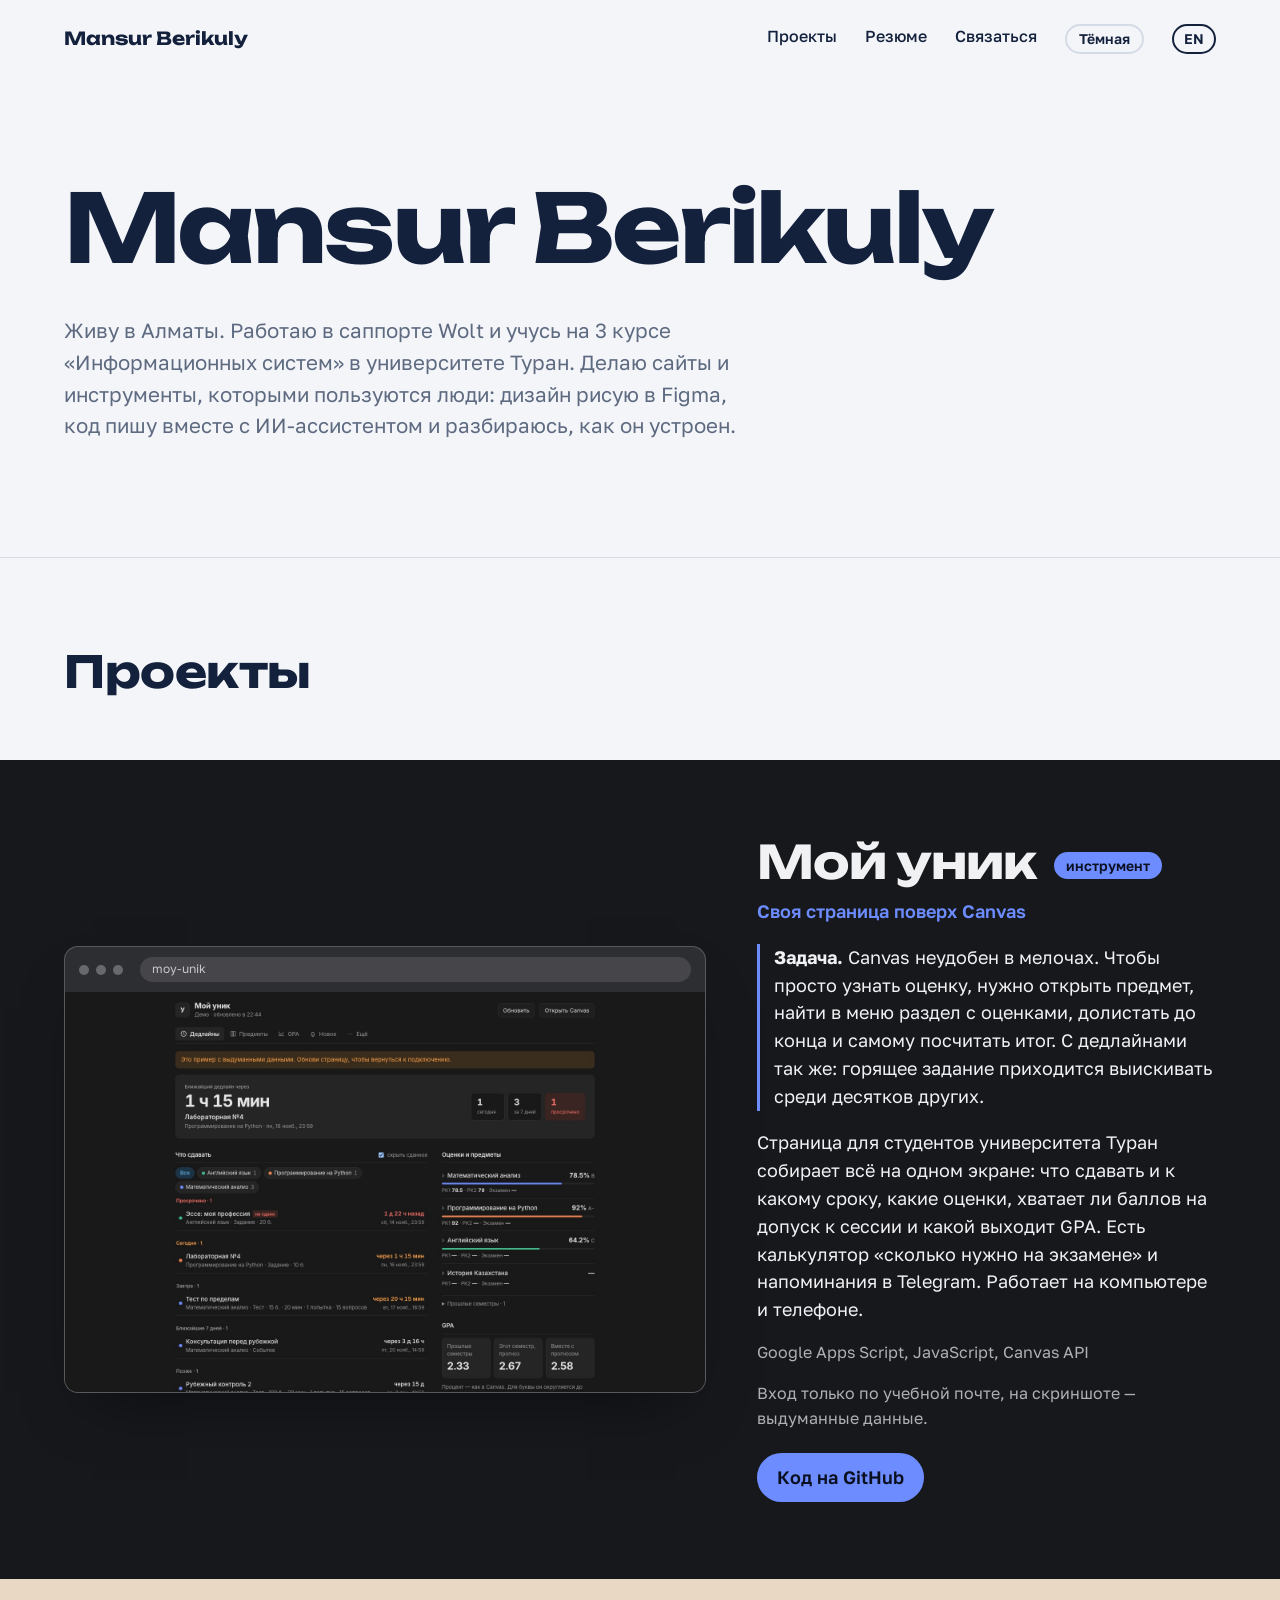
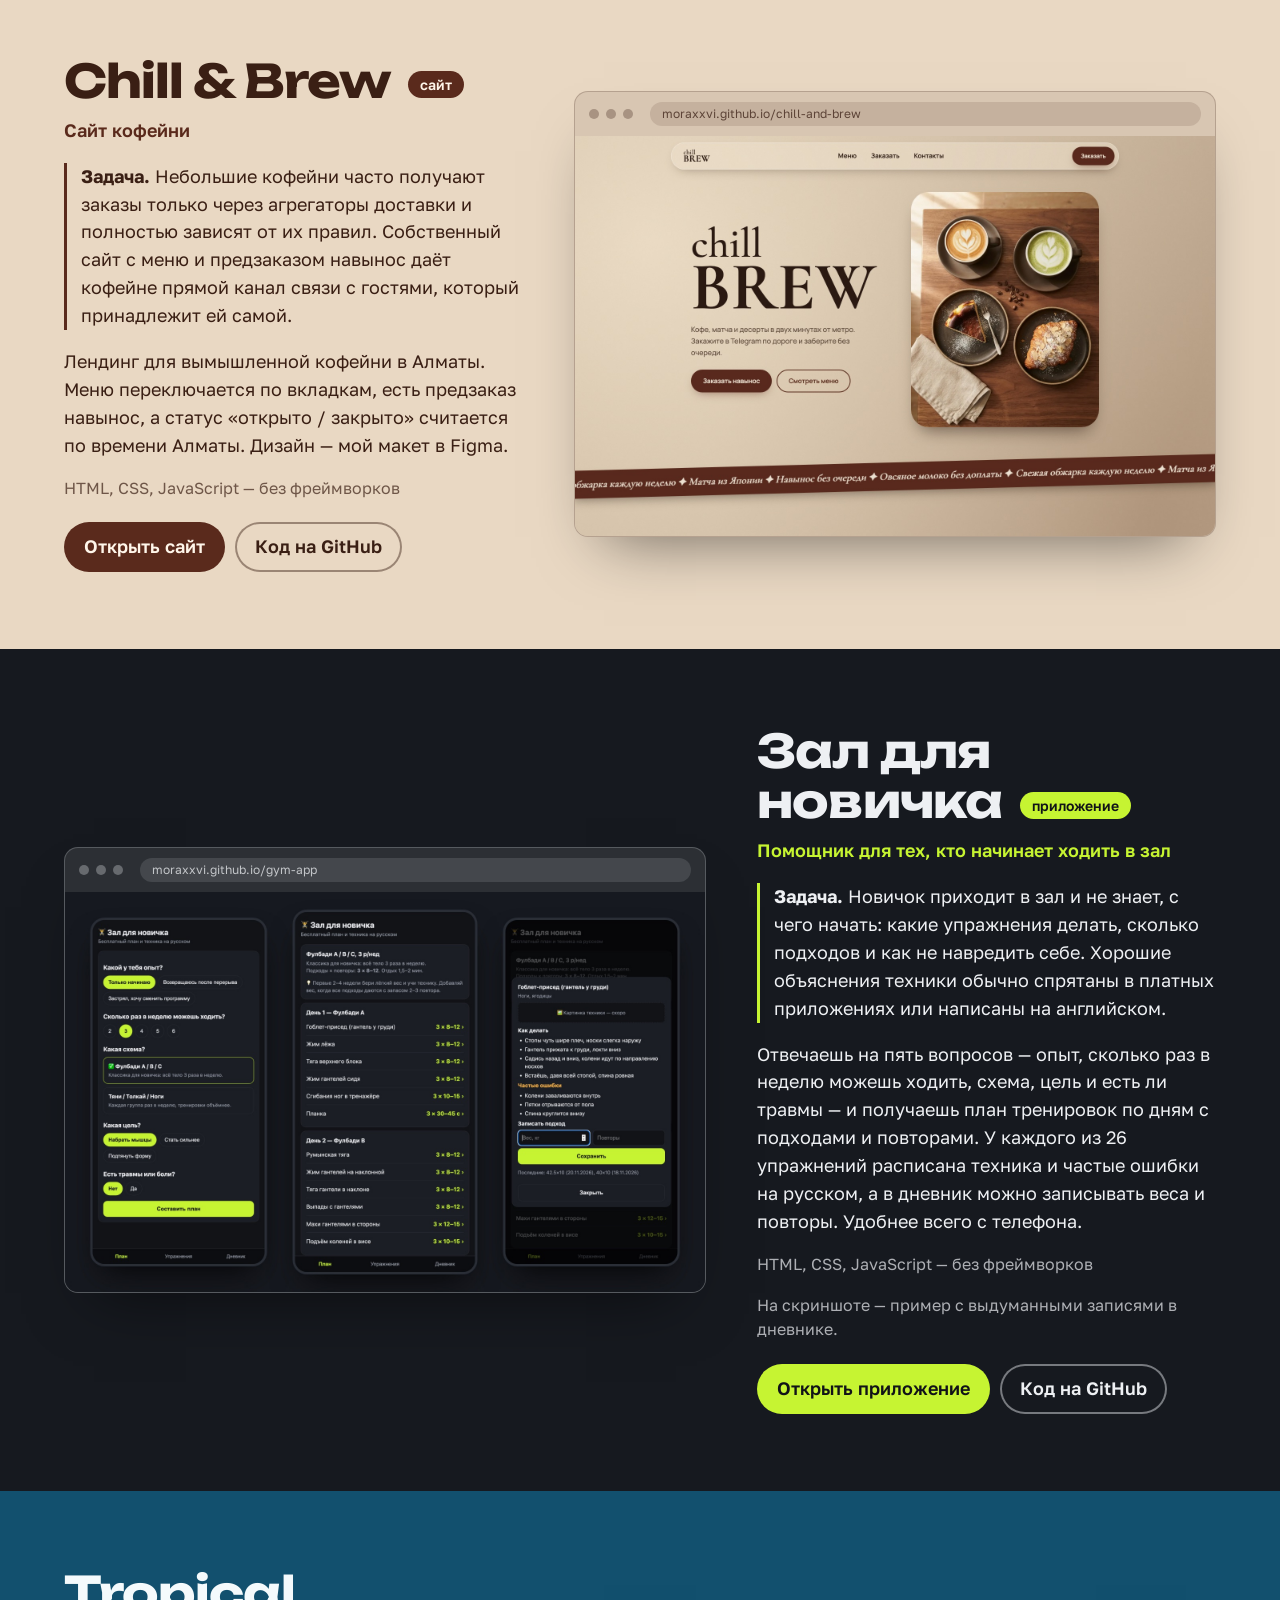
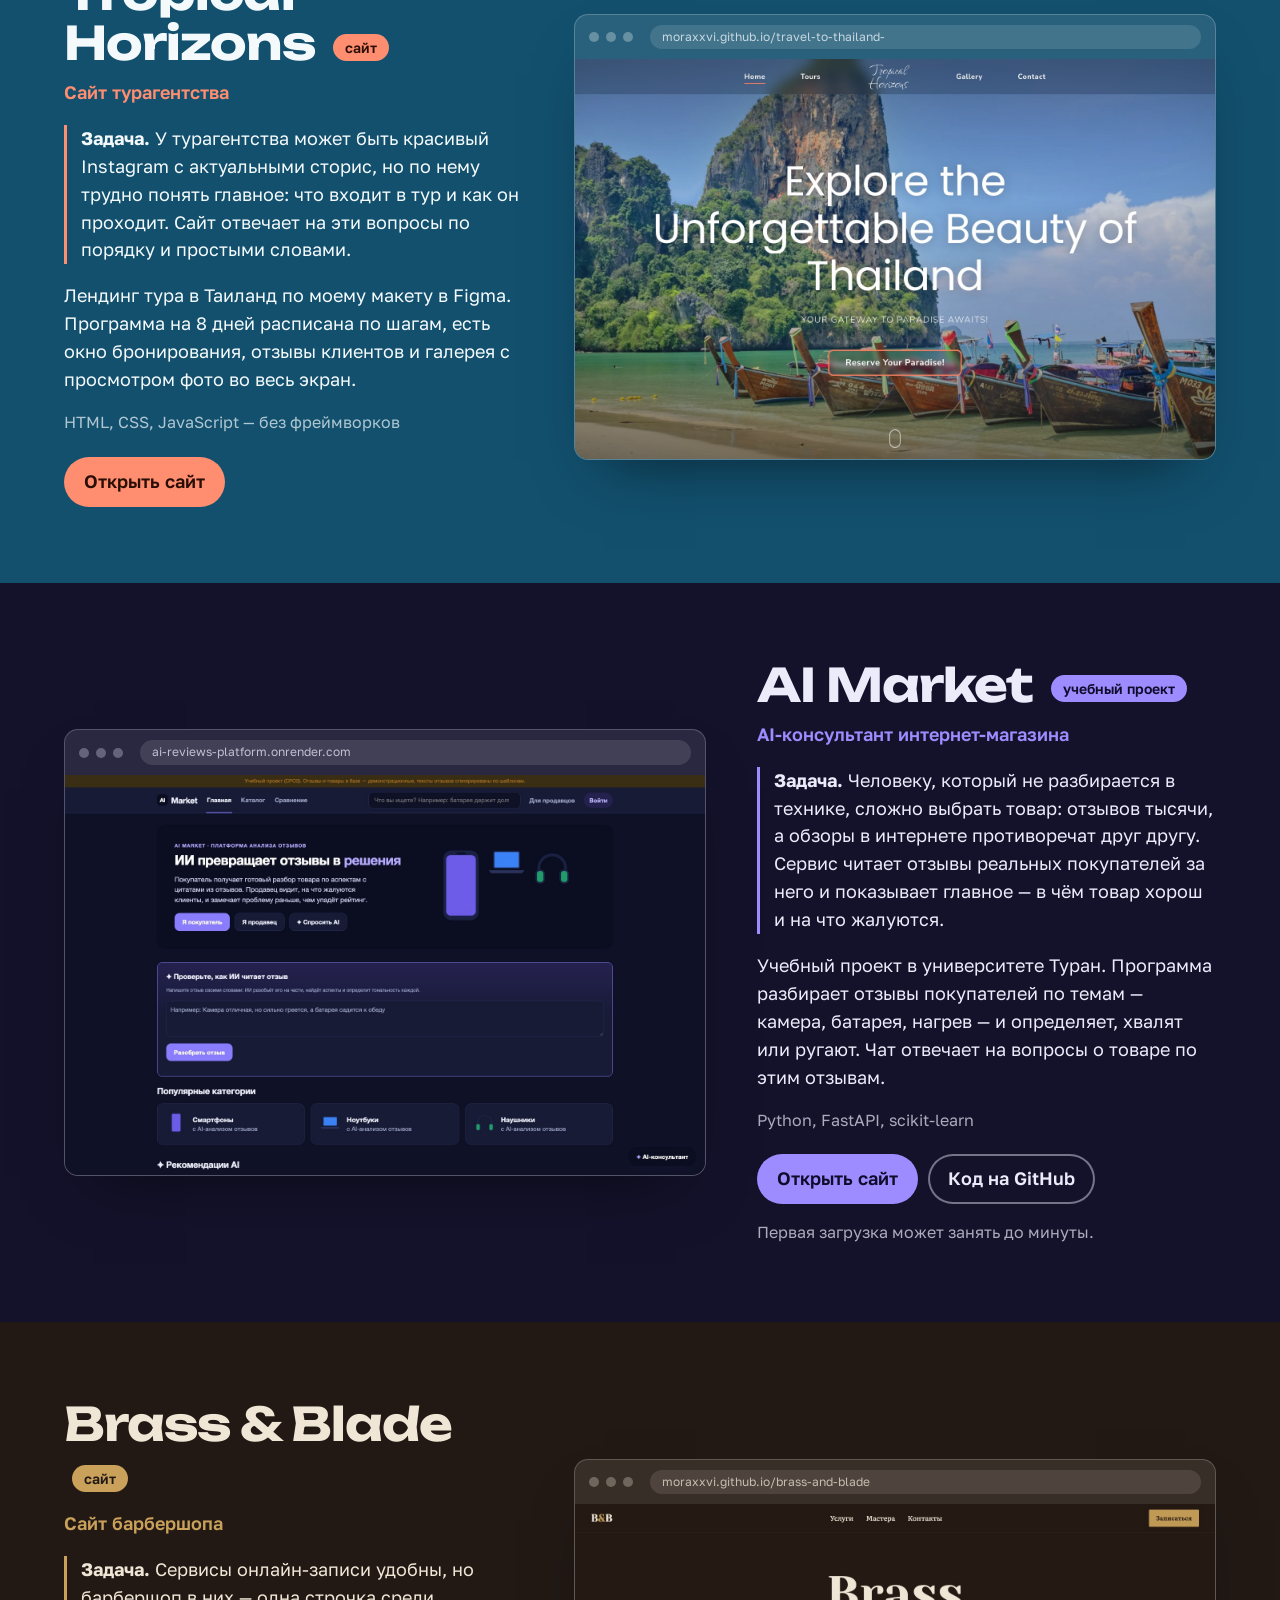
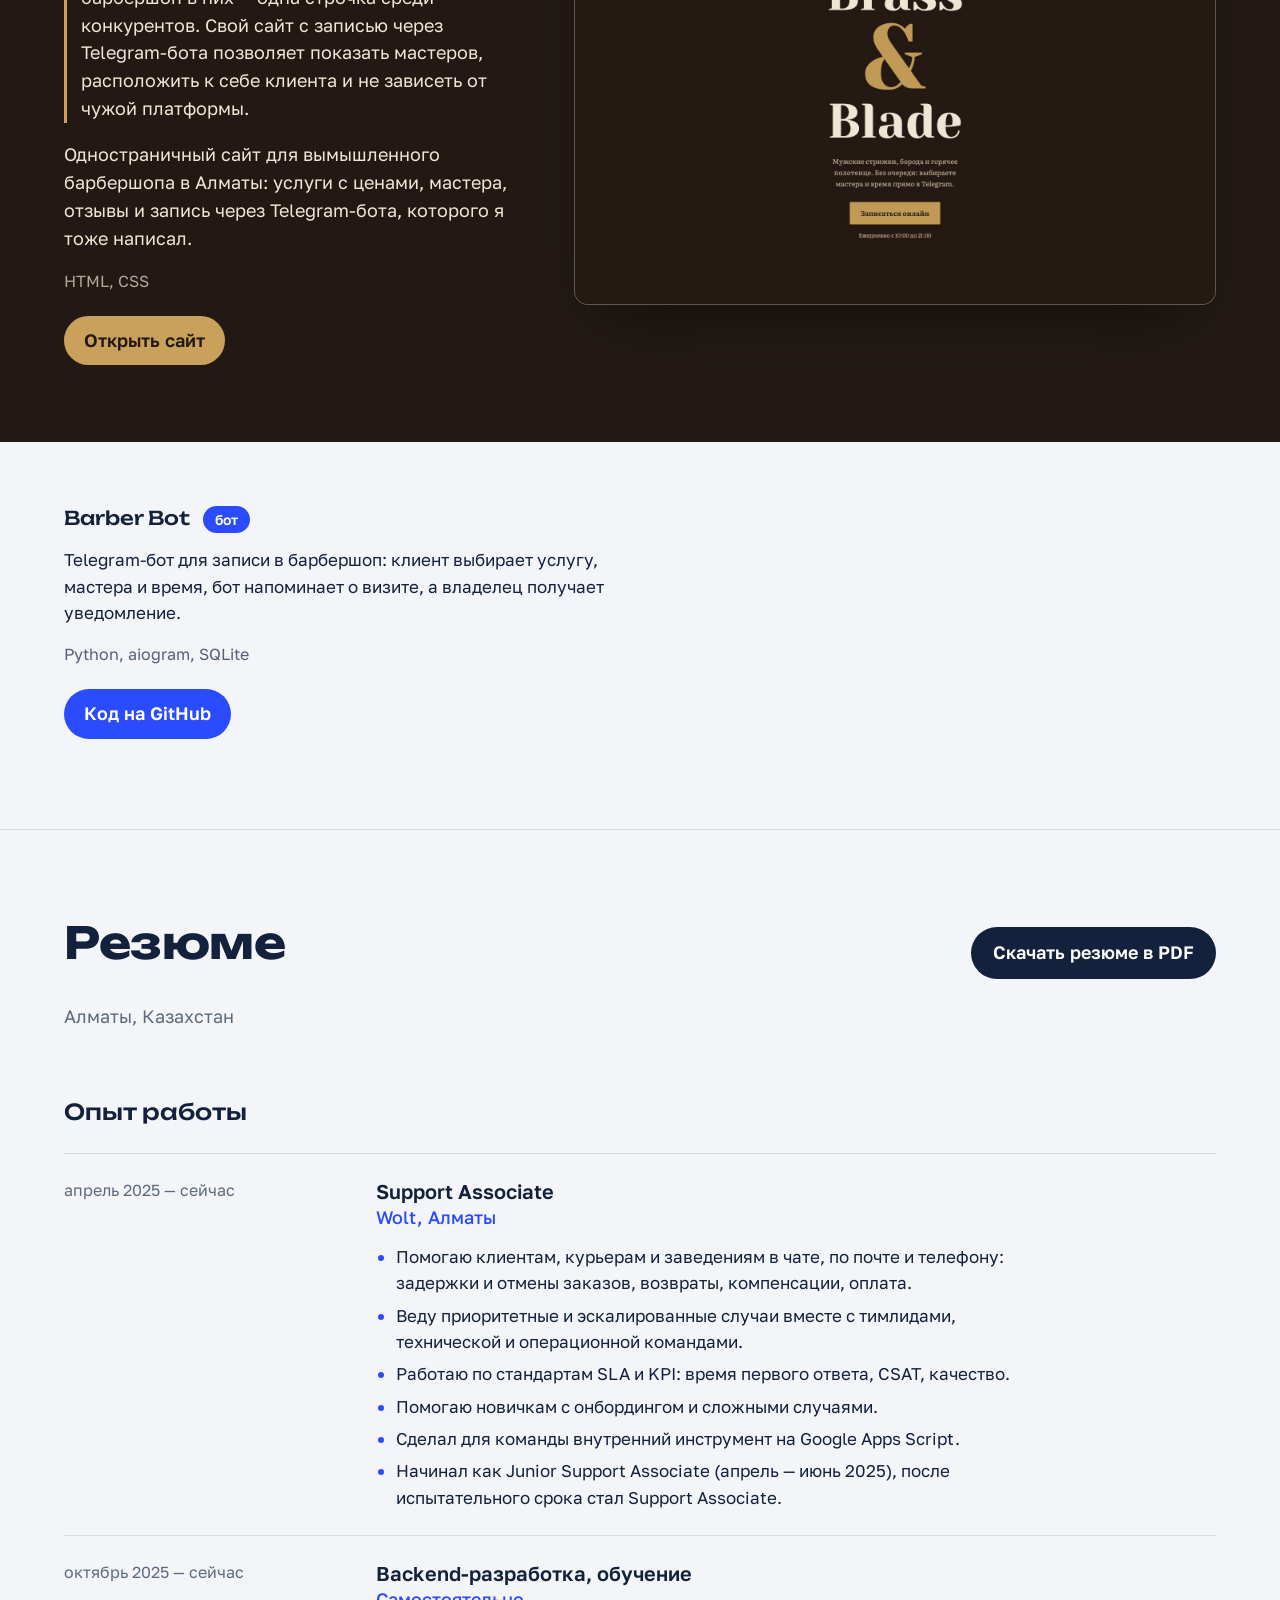
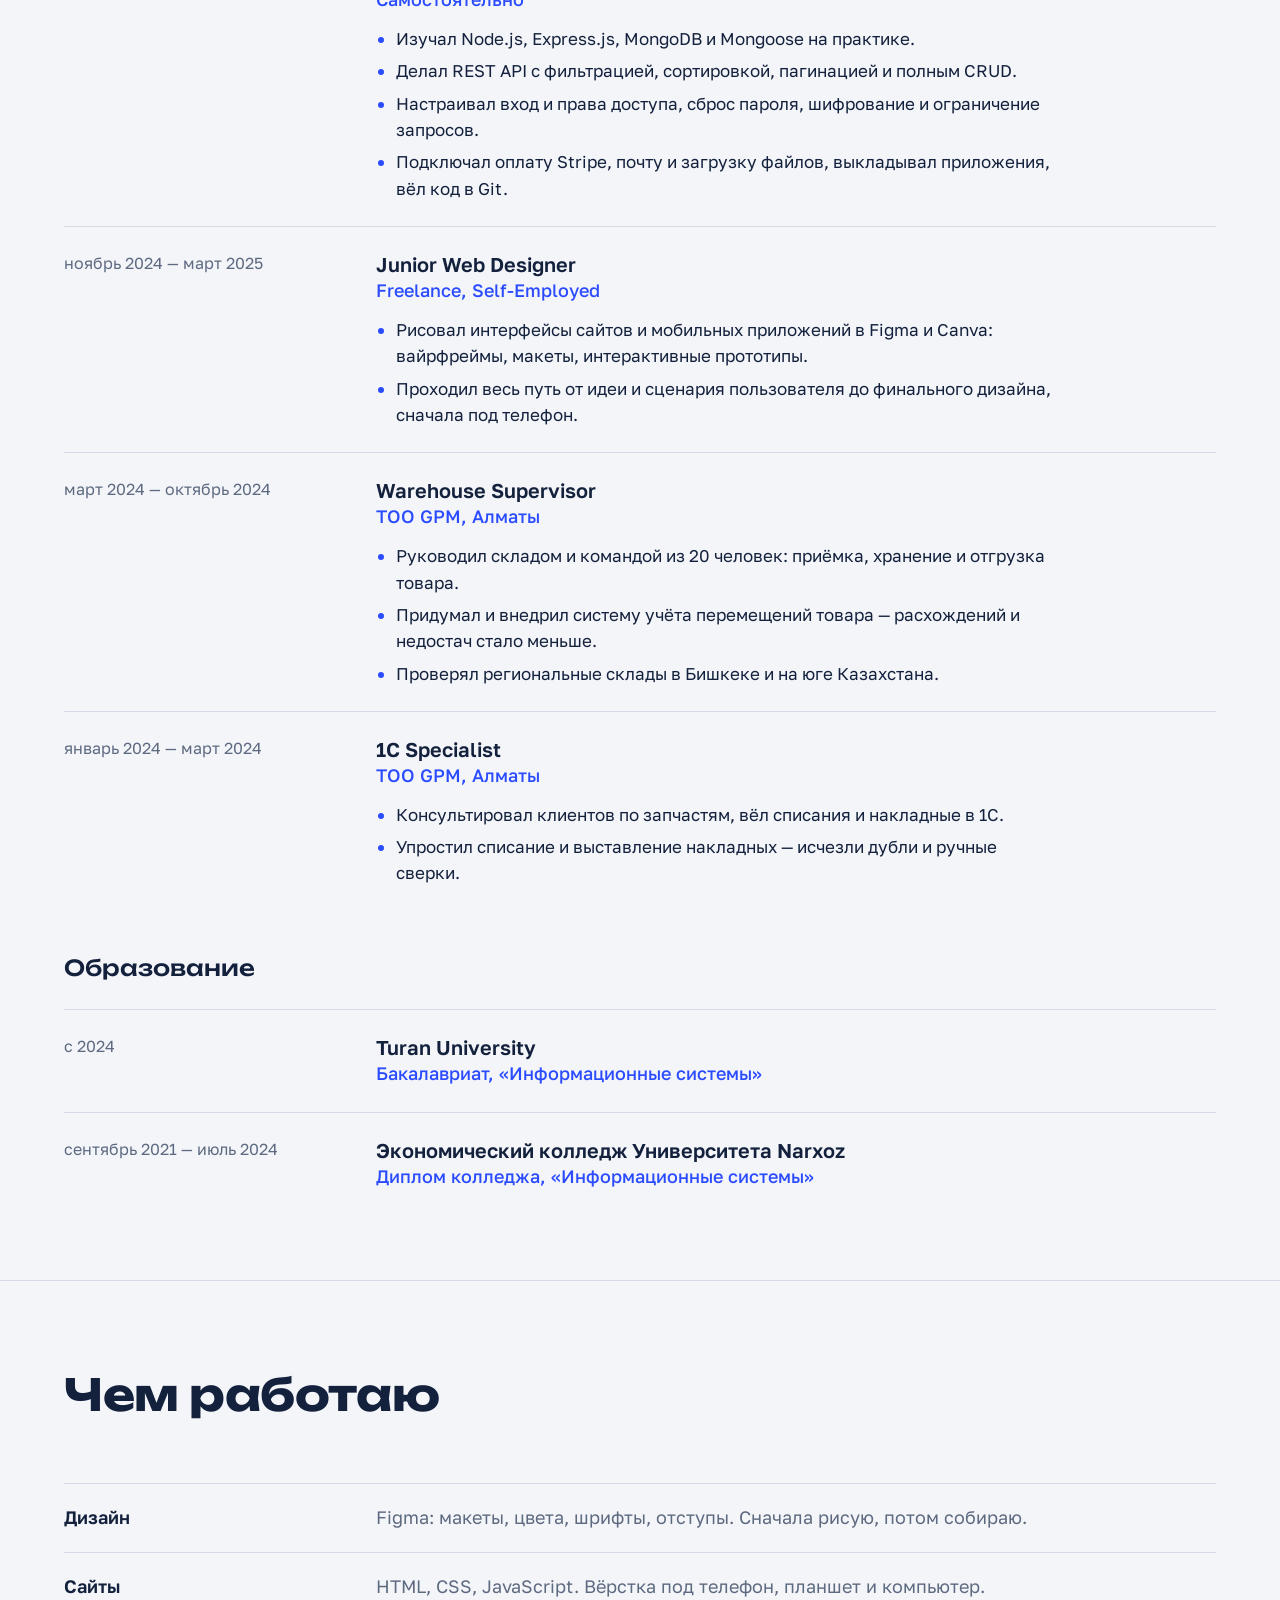
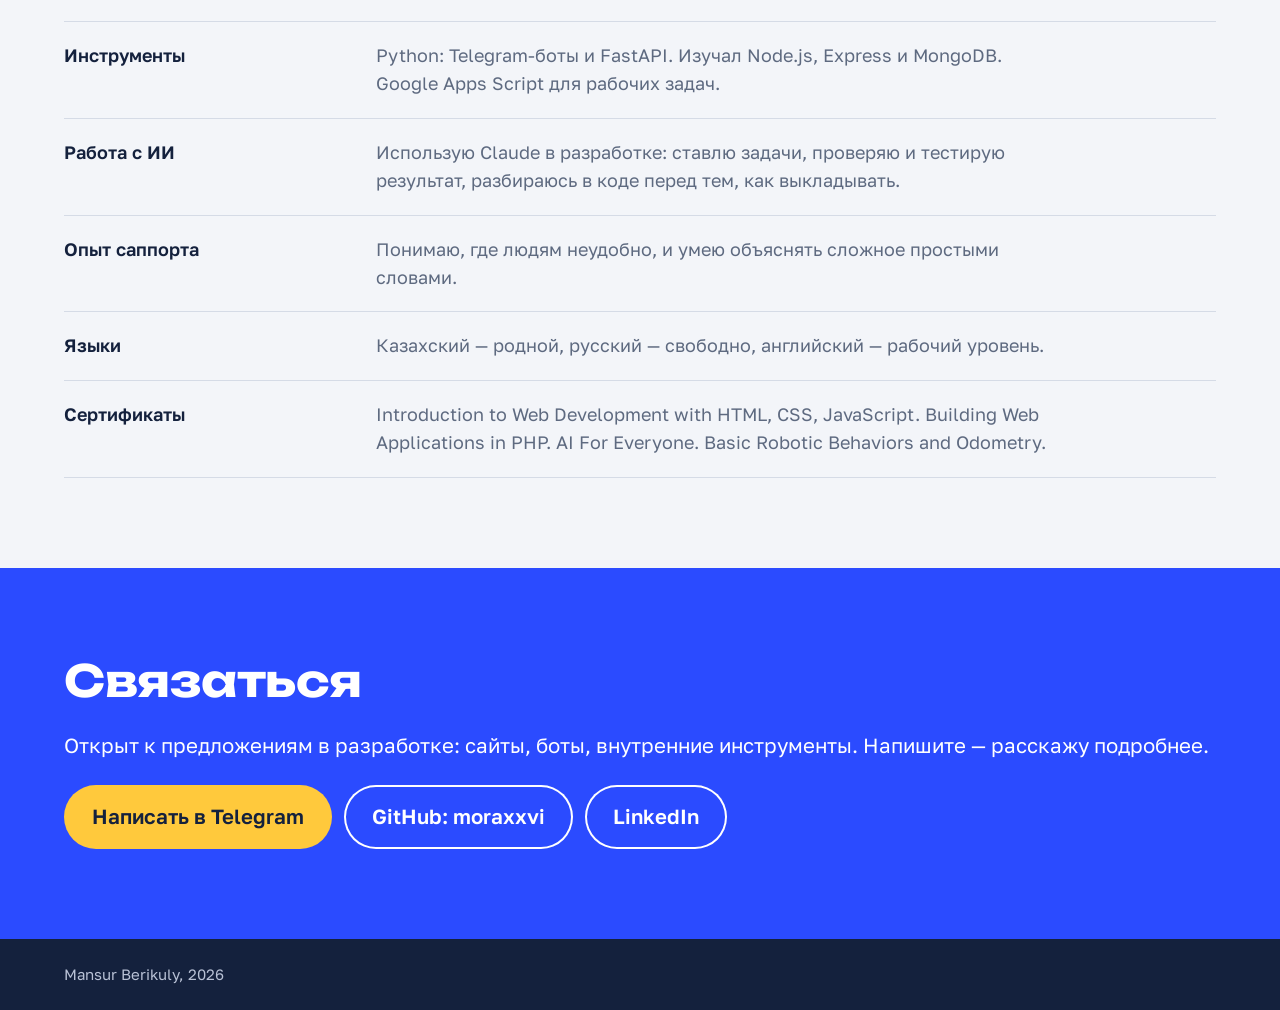
<file: index.html>
<!doctype html>
<html lang="ru">
<head>
  <meta charset="utf-8">
  <meta name="viewport" content="width=device-width, initial-scale=1">
  <title>Mansur Berikuly — портфолио и резюме</title>
  <meta name="description" content="Портфолио Мансура: сайты по своим макетам в Figma, Telegram-боты и инструменты для учёбы и работы.">
  <link rel="preconnect" href="https://fonts.googleapis.com">
  <link rel="preconnect" href="https://fonts.gstatic.com" crossorigin>
  <link href="https://fonts.googleapis.com/css2?family=Golos+Text:wght@400;500;600&family=Unbounded:wght@500;700&display=swap" rel="stylesheet">
  <link rel="stylesheet" href="style.css">
  <!-- тема подставляется сразу, чтобы страница не мигала при загрузке -->
  <script>try{var t=localStorage.getItem("theme");if(t)document.documentElement.setAttribute("data-theme",t)}catch(e){}</script>
</head>
<body>

  <!-- Шапка: имя и ссылки на разделы страницы -->
  <header class="top">
    <a class="top-name" href="#start">Mansur Berikuly</a>
    <nav class="top-nav" aria-label="Разделы">
      <a href="#projects">Проекты</a>
      <a href="#resume">Резюме</a>
      <a href="#contact">Связаться</a>
      <button class="theme" type="button" aria-label="Сменить тему" data-light="Светлая" data-dark="Тёмная">Тёмная</button>
      <a class="lang" href="en.html" lang="en">EN</a>
    </nav>
  </header>

  <main>

    <!-- Первый экран: имя и пара слов о себе -->
    <section class="hero" id="start">
      <h1>Mansur Berikuly</h1>
      <p class="hero-lead">
        Живу в Алматы. Работаю в саппорте Wolt и учусь на 3 курсе
        «Информационных систем» в университете Туран. Делаю сайты и инструменты,
        которыми пользуются люди: дизайн рисую в Figma, код пишу вместе с ИИ-ассистентом
        и разбираюсь, как он устроен.
      </p>
    </section>

    <!-- Проекты с картинками -->
    <section class="projects" id="projects">
      <div class="wrap"><h2 class="section-title">Проекты</h2></div>

      <article class="work band-unik">
        <div class="work-in">
        <div class="work-shot">
          <span class="bar" aria-hidden="true"><i></i><i></i><i></i><u>moy-unik</u></span>
          <img src="img/moy-unik.jpg" alt="Страница «Мой уник» с выдуманными данными: ближайший дедлайн, список заданий, оценки и GPA" width="1600" height="1000">
        </div>
        <div class="work-text">
          <h3>Мой уник <span class="tag">инструмент</span></h3>
          <p class="work-kind">Своя страница поверх Canvas</p>
          <p class="work-why"><b>Задача.</b> Canvas неудобен в мелочах. Чтобы просто узнать оценку, нужно открыть предмет, найти в меню раздел с оценками, долистать до конца и самому посчитать итог. С дедлайнами так же: горящее задание приходится выискивать среди десятков других.</p>
          <p>
            Страница для студентов университета Туран собирает всё на одном экране:
            что сдавать и к какому сроку, какие оценки, хватает ли баллов на допуск
            к сессии и какой выходит GPA. Есть калькулятор «сколько нужно на экзамене»
            и напоминания в Telegram. Работает на компьютере и телефоне.
          </p>
          <p class="work-stack">Google Apps Script, JavaScript, Canvas API</p>
          <p class="work-stack">Вход только по учебной почте, на скриншоте — выдуманные данные.</p>
          <p class="work-links">
            <a href="https://github.com/moraxxvi/moy-unik" target="_blank" rel="noopener">Код на GitHub</a>
          </p>
        </div>
      </div>
      </article>

      <article class="work band-coffee">
        <div class="work-in">
        <a class="work-shot" href="https://moraxxvi.github.io/chill-and-brew/" target="_blank" rel="noopener">
          <span class="bar" aria-hidden="true"><i></i><i></i><i></i><u>moraxxvi.github.io/chill-and-brew</u></span>
          <img src="img/chill-and-brew.jpg" alt="Главный экран сайта кофейни Chill & Brew" width="1600" height="1000" loading="lazy">
        </a>
        <div class="work-text">
          <h3>Chill & Brew <span class="tag">сайт</span></h3>
          <p class="work-kind">Сайт кофейни</p>
          <p class="work-why"><b>Задача.</b> Небольшие кофейни часто получают заказы только через агрегаторы доставки и полностью зависят от их правил. Собственный сайт с меню и предзаказом навынос даёт кофейне прямой канал связи с гостями, который принадлежит ей самой.</p>
          <p>
            Лендинг для вымышленной кофейни в Алматы. Меню переключается по вкладкам,
            есть предзаказ навынос, а статус «открыто / закрыто» считается по времени Алматы.
            Дизайн — мой макет в Figma.
          </p>
          <p class="work-stack">HTML, CSS, JavaScript — без фреймворков</p>
          <p class="work-links">
            <a href="https://moraxxvi.github.io/chill-and-brew/" target="_blank" rel="noopener">Открыть сайт</a>
            <a href="https://github.com/moraxxvi/chill-and-brew" target="_blank" rel="noopener">Код на GitHub</a>
          </p>
        </div>
      </div>
      </article>

      <article class="work band-gym">
        <div class="work-in">
        <a class="work-shot" href="https://moraxxvi.github.io/gym-app/" target="_blank" rel="noopener">
          <span class="bar" aria-hidden="true"><i></i><i></i><i></i><u>moraxxvi.github.io/gym-app</u></span>
          <img src="img/gym-app.jpg" alt="Три экрана приложения «Зал для новичка»: анкета, план тренировок по дням и карточка упражнения с техникой" width="1600" height="1000" loading="lazy">
        </a>
        <div class="work-text">
          <h3>Зал для новичка <span class="tag">приложение</span></h3>
          <p class="work-kind">Помощник для тех, кто начинает ходить в зал</p>
          <p class="work-why"><b>Задача.</b> Новичок приходит в зал и не знает, с чего начать: какие упражнения делать, сколько подходов и как не навредить себе. Хорошие объяснения техники обычно спрятаны в платных приложениях или написаны на английском.</p>
          <p>
            Отвечаешь на пять вопросов — опыт, сколько раз в неделю можешь ходить, схема,
            цель и есть ли травмы — и получаешь план тренировок по дням с подходами и повторами.
            У каждого из 26 упражнений расписана техника и частые ошибки на русском,
            а в дневник можно записывать веса и повторы. Удобнее всего с телефона.
          </p>
          <p class="work-stack">HTML, CSS, JavaScript — без фреймворков</p>
          <p class="work-stack">На скриншоте — пример с выдуманными записями в дневнике.</p>
          <p class="work-links">
            <a href="https://moraxxvi.github.io/gym-app/" target="_blank" rel="noopener">Открыть приложение</a>
            <a href="https://github.com/moraxxvi/gym-app" target="_blank" rel="noopener">Код на GitHub</a>
          </p>
        </div>
      </div>
      </article>

      <article class="work band-thai">
        <div class="work-in">
        <a class="work-shot" href="https://moraxxvi.github.io/travel-to-thailand-/" target="_blank" rel="noopener">
          <span class="bar" aria-hidden="true"><i></i><i></i><i></i><u>moraxxvi.github.io/travel-to-thailand-</u></span>
          <img src="img/thailand.jpg" alt="Главный экран сайта турагентства Tropical Horizons" width="1600" height="1000" loading="lazy">
        </a>
        <div class="work-text">
          <h3>Tropical Horizons <span class="tag">сайт</span></h3>
          <p class="work-kind">Сайт турагентства</p>
          <p class="work-why"><b>Задача.</b> У турагентства может быть красивый Instagram с актуальными сторис, но по нему трудно понять главное: что входит в тур и как он проходит. Сайт отвечает на эти вопросы по порядку и простыми словами.</p>
          <p>
            Лендинг тура в Таиланд по моему макету в Figma. Программа на 8 дней расписана
            по шагам, есть окно бронирования, отзывы клиентов и галерея с просмотром
            фото во весь экран.
          </p>
          <p class="work-stack">HTML, CSS, JavaScript — без фреймворков</p>
          <p class="work-links">
            <a href="https://moraxxvi.github.io/travel-to-thailand-/" target="_blank" rel="noopener">Открыть сайт</a>
          </p>
        </div>
      </div>
      </article>

      <article class="work band-ai">
        <div class="work-in">
        <a class="work-shot" href="https://ai-reviews-platform.onrender.com" target="_blank" rel="noopener">
          <span class="bar" aria-hidden="true"><i></i><i></i><i></i><u>ai-reviews-platform.onrender.com</u></span>
          <img src="img/ai-market.jpg" alt="Главная страница AI Market: разбор отзывов покупателей" width="1600" height="1000" loading="lazy">
        </a>
        <div class="work-text">
          <h3>AI Market <span class="tag">учебный проект</span></h3>
          <p class="work-kind">AI-консультант интернет-магазина</p>
          <p class="work-why"><b>Задача.</b> Человеку, который не разбирается в технике, сложно выбрать товар: отзывов тысячи, а обзоры в интернете противоречат друг другу. Сервис читает отзывы реальных покупателей за него и показывает главное — в чём товар хорош и на что жалуются.</p>
          <p>
            Учебный проект в университете Туран. Программа разбирает отзывы покупателей
            по темам — камера, батарея, нагрев — и определяет, хвалят или ругают.
            Чат отвечает на вопросы о товаре по этим отзывам.
          </p>
          <p class="work-stack">Python, FastAPI, scikit-learn</p>
          <p class="work-links">
            <a href="https://ai-reviews-platform.onrender.com" target="_blank" rel="noopener">Открыть сайт</a>
            <a href="https://github.com/moraxxvi/ai-reviews-platform" target="_blank" rel="noopener">Код на GitHub</a>
          </p>
          <p class="work-stack">Первая загрузка может занять до минуты.</p>
        </div>
      </div>
      </article>

      <article class="work band-barber">
        <div class="work-in">
        <a class="work-shot" href="https://moraxxvi.github.io/brass-and-blade/" target="_blank" rel="noopener">
          <span class="bar" aria-hidden="true"><i></i><i></i><i></i><u>moraxxvi.github.io/brass-and-blade</u></span>
          <img src="img/brass-and-blade.jpg" alt="Главный экран сайта барбершопа Brass & Blade" width="1600" height="1000" loading="lazy">
        </a>
        <div class="work-text">
          <h3>Brass & Blade <span class="tag">сайт</span></h3>
          <p class="work-kind">Сайт барбершопа</p>
          <p class="work-why"><b>Задача.</b> Сервисы онлайн-записи удобны, но барбершоп в них — одна строчка среди конкурентов. Свой сайт с записью через Telegram-бота позволяет показать мастеров, расположить к себе клиента и не зависеть от чужой платформы.</p>
          <p>
            Одностраничный сайт для вымышленного барбершопа в Алматы: услуги с ценами,
            мастера, отзывы и запись через Telegram-бота, которого я тоже написал.
          </p>
          <p class="work-stack">HTML, CSS</p>
          <p class="work-links">
            <a href="https://moraxxvi.github.io/brass-and-blade/" target="_blank" rel="noopener">Открыть сайт</a>
          </p>
        </div>
      </div>
      </article>

      <!-- Проекты без картинок -->
      <div class="wrap">
      <ul class="more">
        <li>
          <h3>Barber Bot <span class="tag">бот</span></h3>
          <p>
            Telegram-бот для записи в барбершоп: клиент выбирает услугу, мастера и время,
            бот напоминает о визите, а владелец получает уведомление.
          </p>
          <p class="work-stack">Python, aiogram, SQLite</p>
          <p class="work-links">
            <a href="https://github.com/moraxxvi/barber-bot" target="_blank" rel="noopener">Код на GitHub</a>
          </p>
        </li>
      </ul>
      </div>
    </section>

    <!-- Резюме: опыт работы и образование -->
    <section class="cv" id="resume">
      <div class="cv-head">
        <h2 class="section-title">Резюме</h2>
        <a class="cv-download" href="Mansur-Berikuly-CV.pdf" download>Скачать резюме в PDF</a>
      </div>

      <p class="cv-name">Алматы, Казахстан</p>

      <h3 class="cv-part">Опыт работы</h3>

      <article class="job">
        <p class="job-when">апрель 2025 — сейчас</p>
        <div>
          <h4>Support Associate</h4>
          <p class="job-where">Wolt, Алматы</p>
          <ul>
            <li>Помогаю клиентам, курьерам и заведениям в чате, по почте и телефону: задержки и отмены заказов, возвраты, компенсации, оплата.</li>
            <li>Веду приоритетные и эскалированные случаи вместе с тимлидами, технической и операционной командами.</li>
            <li>Работаю по стандартам SLA и KPI: время первого ответа, CSAT, качество.</li>
            <li>Помогаю новичкам с онбордингом и сложными случаями.</li>
            <li>Сделал для команды внутренний инструмент на Google Apps Script.</li>
            <li>Начинал как Junior Support Associate (апрель — июнь 2025), после испытательного срока стал Support Associate.</li>
          </ul>
        </div>
      </article>

      <article class="job">
        <p class="job-when">октябрь 2025 — сейчас</p>
        <div>
          <h4>Backend-разработка, обучение</h4>
          <p class="job-where">Самостоятельно</p>
          <ul>
            <li>Изучал Node.js, Express.js, MongoDB и Mongoose на практике.</li>
            <li>Делал REST API с фильтрацией, сортировкой, пагинацией и полным CRUD.</li>
            <li>Настраивал вход и права доступа, сброс пароля, шифрование и ограничение запросов.</li>
            <li>Подключал оплату Stripe, почту и загрузку файлов, выкладывал приложения, вёл код в Git.</li>
          </ul>
        </div>
      </article>

      <article class="job">
        <p class="job-when">ноябрь 2024 — март 2025</p>
        <div>
          <h4>Junior Web Designer</h4>
          <p class="job-where">Freelance, Self-Employed</p>
          <ul>
            <li>Рисовал интерфейсы сайтов и мобильных приложений в Figma и Canva: вайрфреймы, макеты, интерактивные прототипы.</li>
            <li>Проходил весь путь от идеи и сценария пользователя до финального дизайна, сначала под телефон.</li>
          </ul>
        </div>
      </article>

      <article class="job">
        <p class="job-when">март 2024 — октябрь 2024</p>
        <div>
          <h4>Warehouse Supervisor</h4>
          <p class="job-where">TOO GPM, Алматы</p>
          <ul>
            <li>Руководил складом и командой из 20 человек: приёмка, хранение и отгрузка товара.</li>
            <li>Придумал и внедрил систему учёта перемещений товара — расхождений и недостач стало меньше.</li>
            <li>Проверял региональные склады в Бишкеке и на юге Казахстана.</li>
          </ul>
        </div>
      </article>

      <article class="job">
        <p class="job-when">январь 2024 — март 2024</p>
        <div>
          <h4>1C Specialist</h4>
          <p class="job-where">TOO GPM, Алматы</p>
          <ul>
            <li>Консультировал клиентов по запчастям, вёл списания и накладные в 1С.</li>
            <li>Упростил списание и выставление накладных — исчезли дубли и ручные сверки.</li>
          </ul>
        </div>
      </article>

      <h3 class="cv-part">Образование</h3>

      <article class="job">
        <p class="job-when">с 2024</p>
        <div>
          <h4>Turan University</h4>
          <p class="job-where">Бакалавриат, «Информационные системы»</p>
        </div>
      </article>

      <article class="job">
        <p class="job-when">сентябрь 2021 — июль 2024</p>
        <div>
          <h4>Экономический колледж Университета Narxoz</h4>
          <p class="job-where">Диплом колледжа, «Информационные системы»</p>
        </div>
      </article>
    </section>

    <!-- Навыки -->
    <section class="skills" id="skills">
      <h2 class="section-title">Чем работаю</h2>
      <dl class="skills-list">
        <div>
          <dt>Дизайн</dt>
          <dd>Figma: макеты, цвета, шрифты, отступы. Сначала рисую, потом собираю.</dd>
        </div>
        <div>
          <dt>Сайты</dt>
          <dd>HTML, CSS, JavaScript. Вёрстка под телефон, планшет и компьютер.</dd>
        </div>
        <div>
          <dt>Инструменты</dt>
          <dd>Python: Telegram-боты и FastAPI. Изучал Node.js, Express и MongoDB. Google Apps Script для рабочих задач.</dd>
        </div>
        <div>
          <dt>Работа с ИИ</dt>
          <dd>Использую Claude в разработке: ставлю задачи, проверяю и тестирую результат, разбираюсь в коде перед тем, как выкладывать.</dd>
        </div>
        <div>
          <dt>Опыт саппорта</dt>
          <dd>Понимаю, где людям неудобно, и умею объяснять сложное простыми словами.</dd>
        </div>
        <div>
          <dt>Языки</dt>
          <dd>Казахский — родной, русский — свободно, английский — рабочий уровень.</dd>
        </div>
        <div>
          <dt>Сертификаты</dt>
          <dd>Introduction to Web Development with HTML, CSS, JavaScript. Building Web Applications in PHP. AI For Everyone. Basic Robotic Behaviors and Odometry.</dd>
        </div>
      </dl>
    </section>

    <!-- Контакты -->
    <section class="contact" id="contact">
      <h2>Связаться</h2>
      <p>Открыт к предложениям в разработке: сайты, боты, внутренние инструменты. Напишите — расскажу подробнее.</p>
      <p class="contact-links">
        <a class="button" href="https://t.me/mnsbrk" target="_blank" rel="noopener">Написать в Telegram</a>
        <a class="button button-quiet" href="https://github.com/moraxxvi" target="_blank" rel="noopener">GitHub: moraxxvi</a>
        <a class="button button-quiet" href="https://www.linkedin.com/in/mansur-berikuly-136a613a4/" target="_blank" rel="noopener">LinkedIn</a>
      </p>
    </section>

  </main>

  <footer class="foot">
    <p>Mansur Berikuly, 2026</p>
  </footer>

  <script src="script.js"></script>
</body>
</html>
</file>
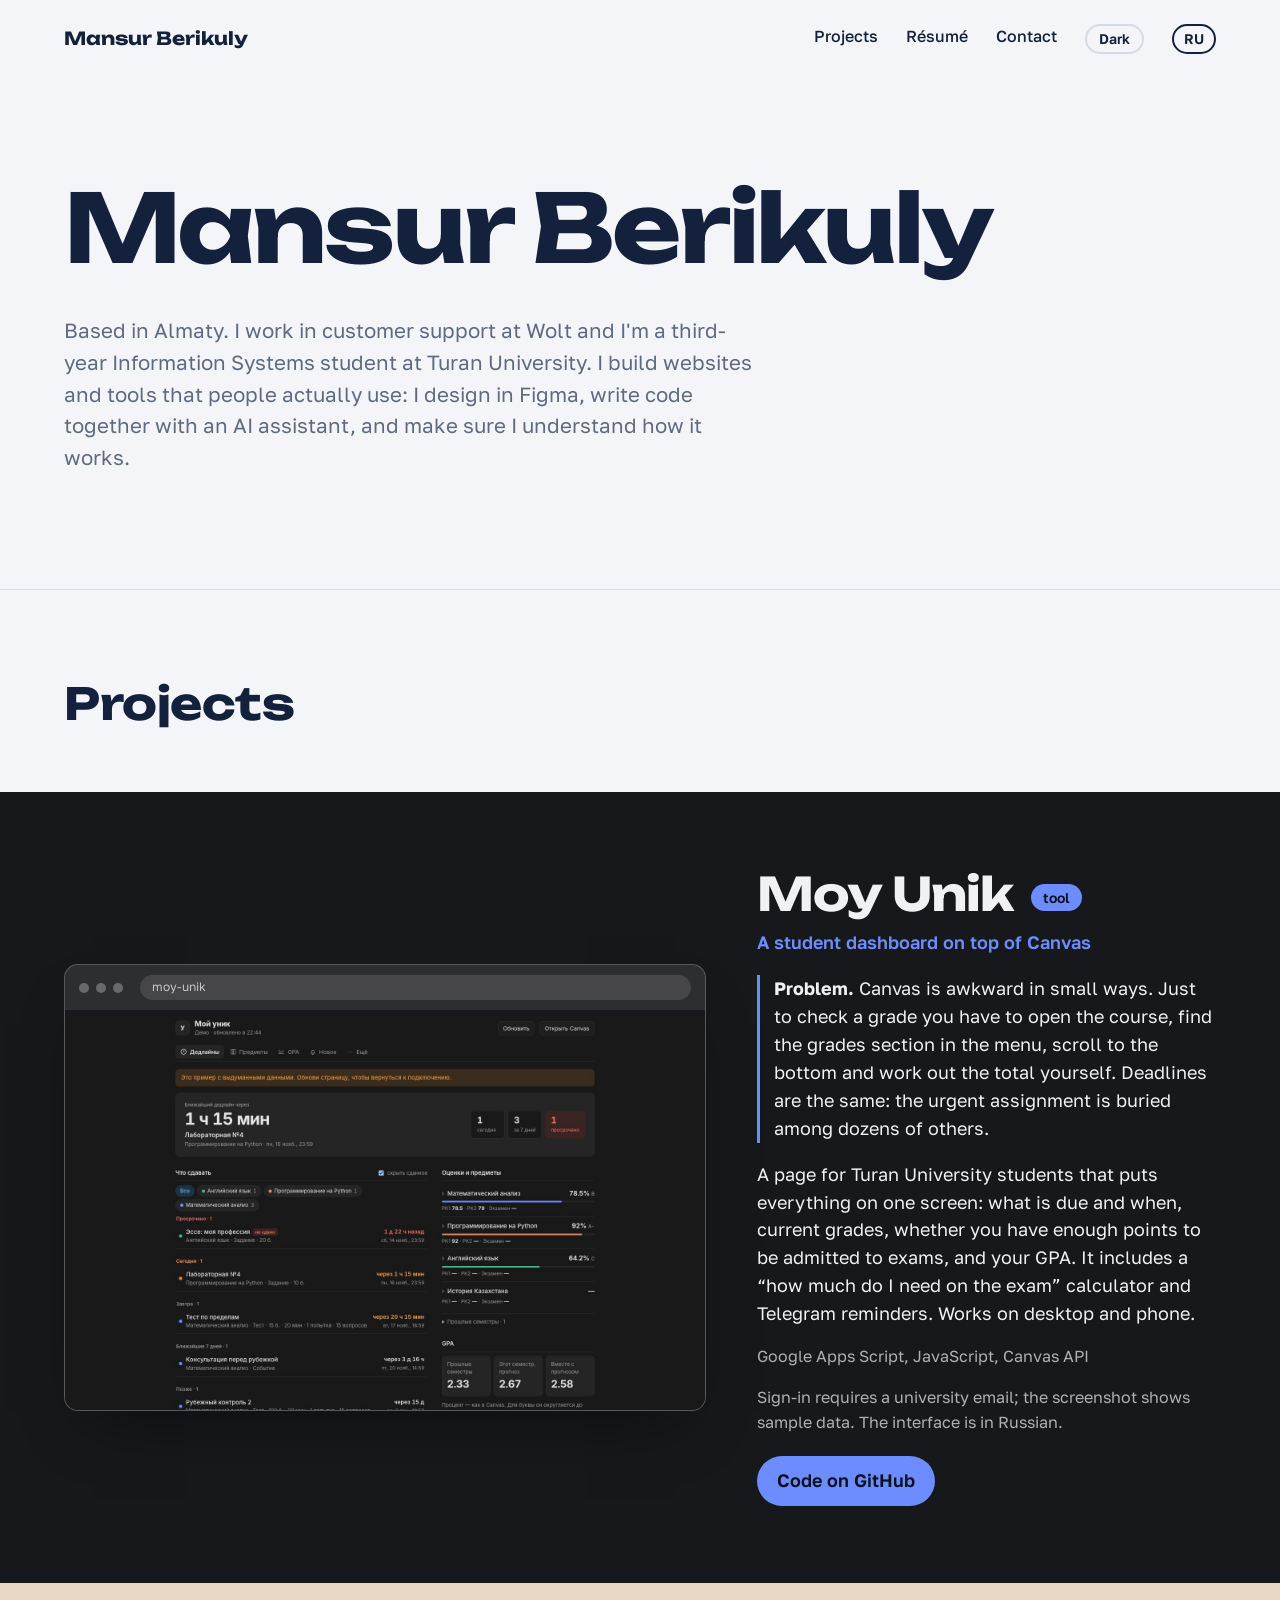
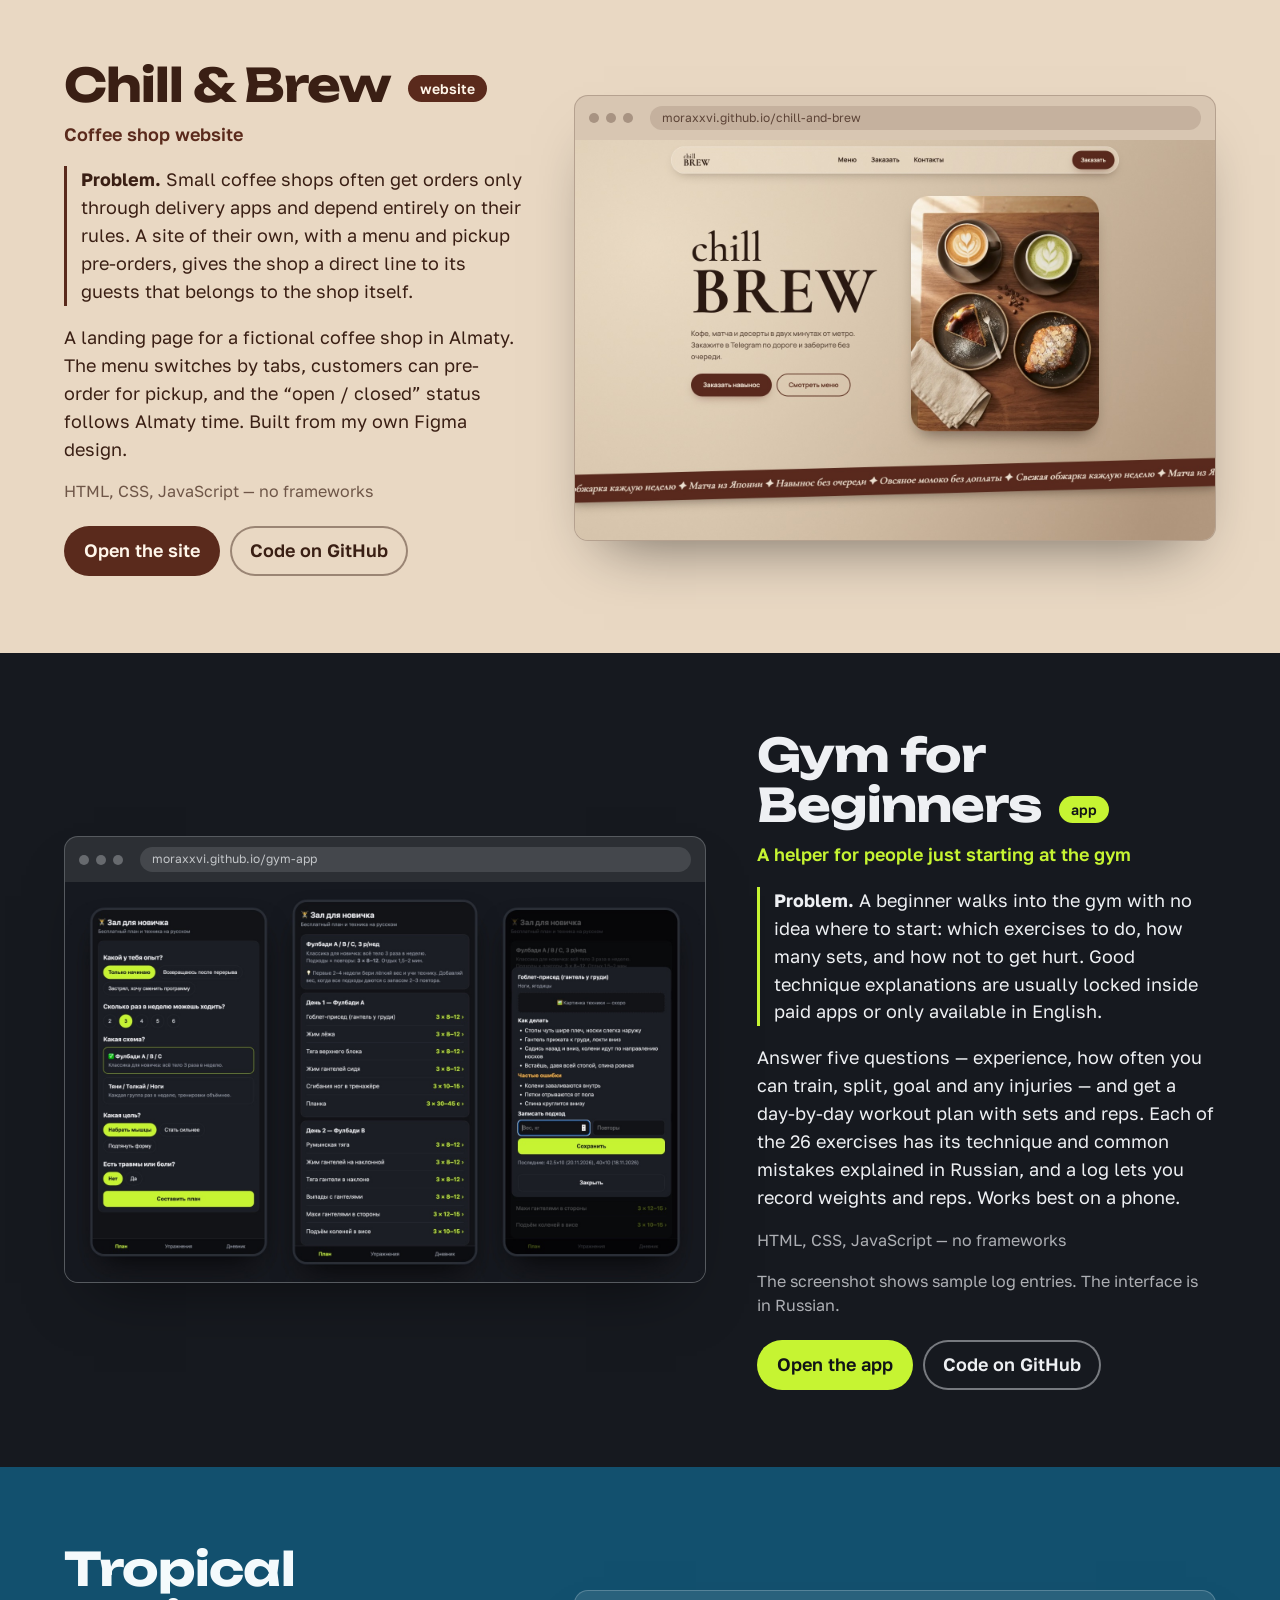
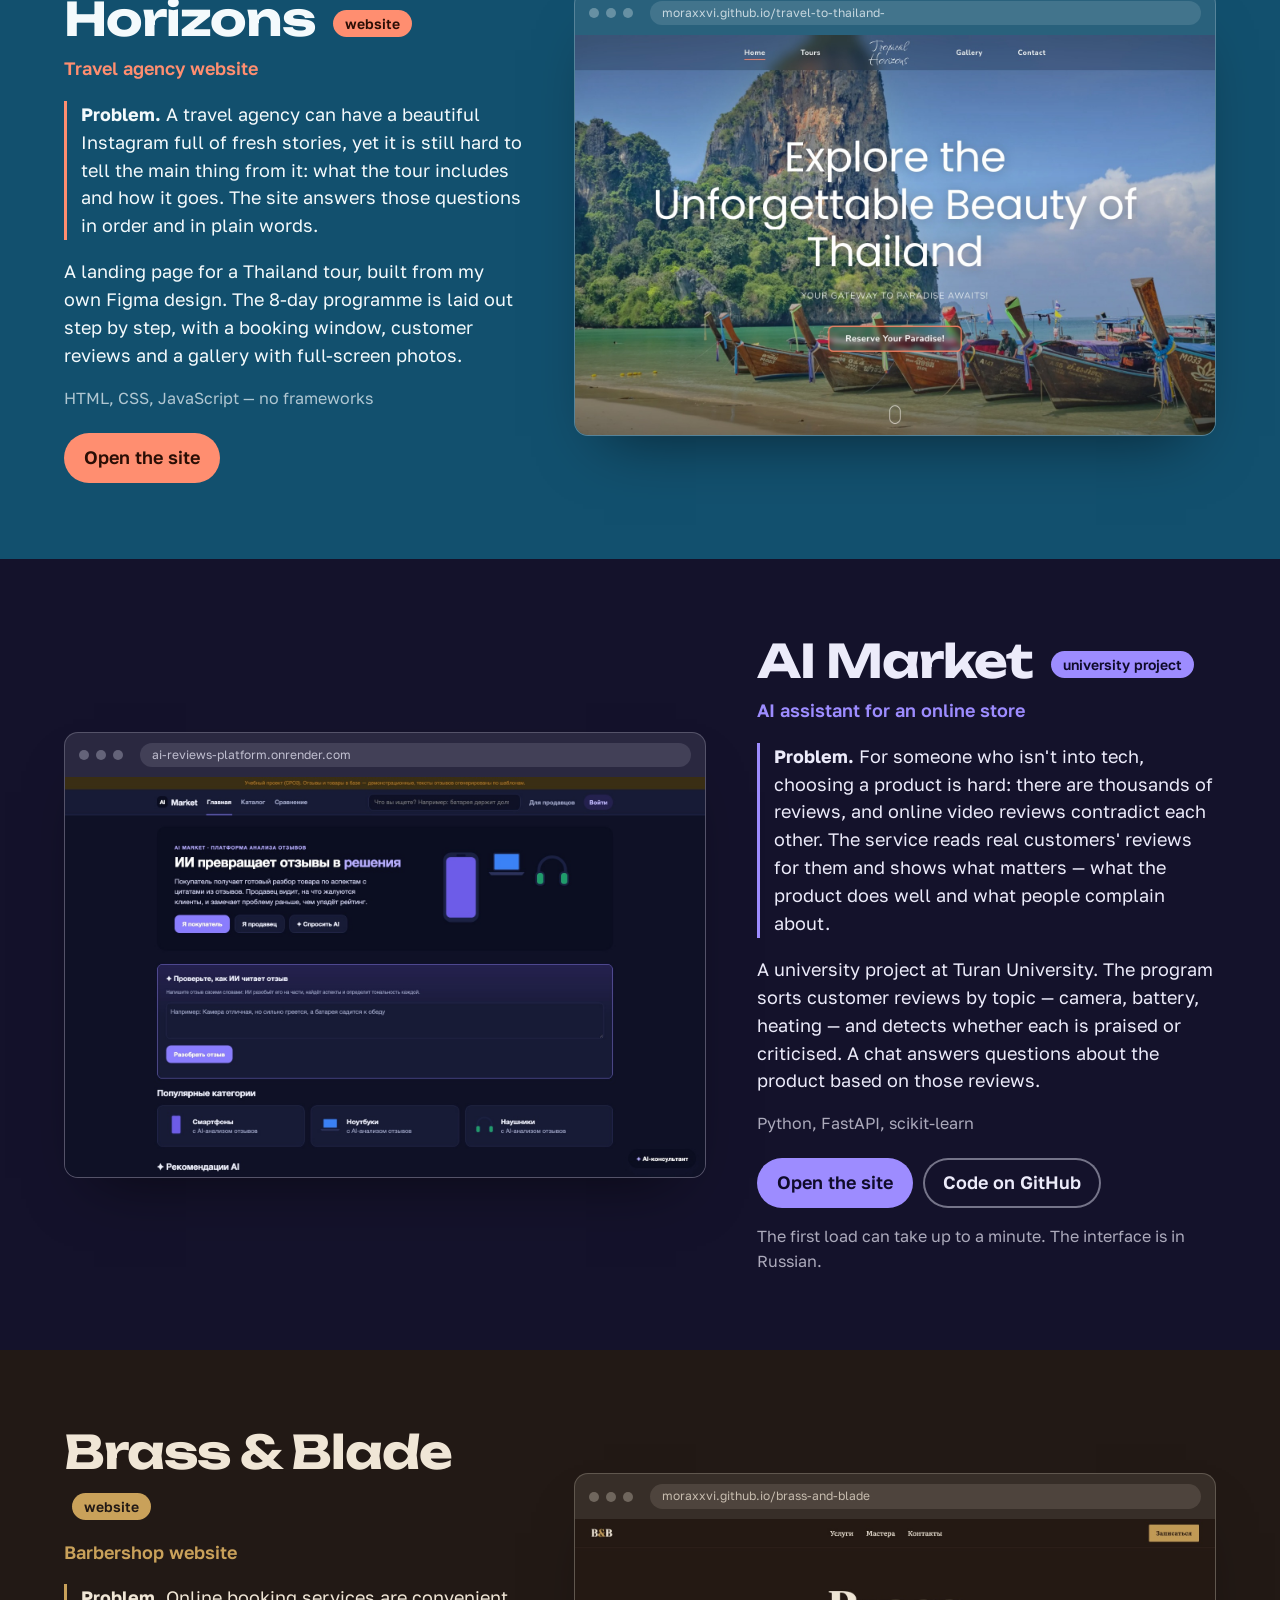
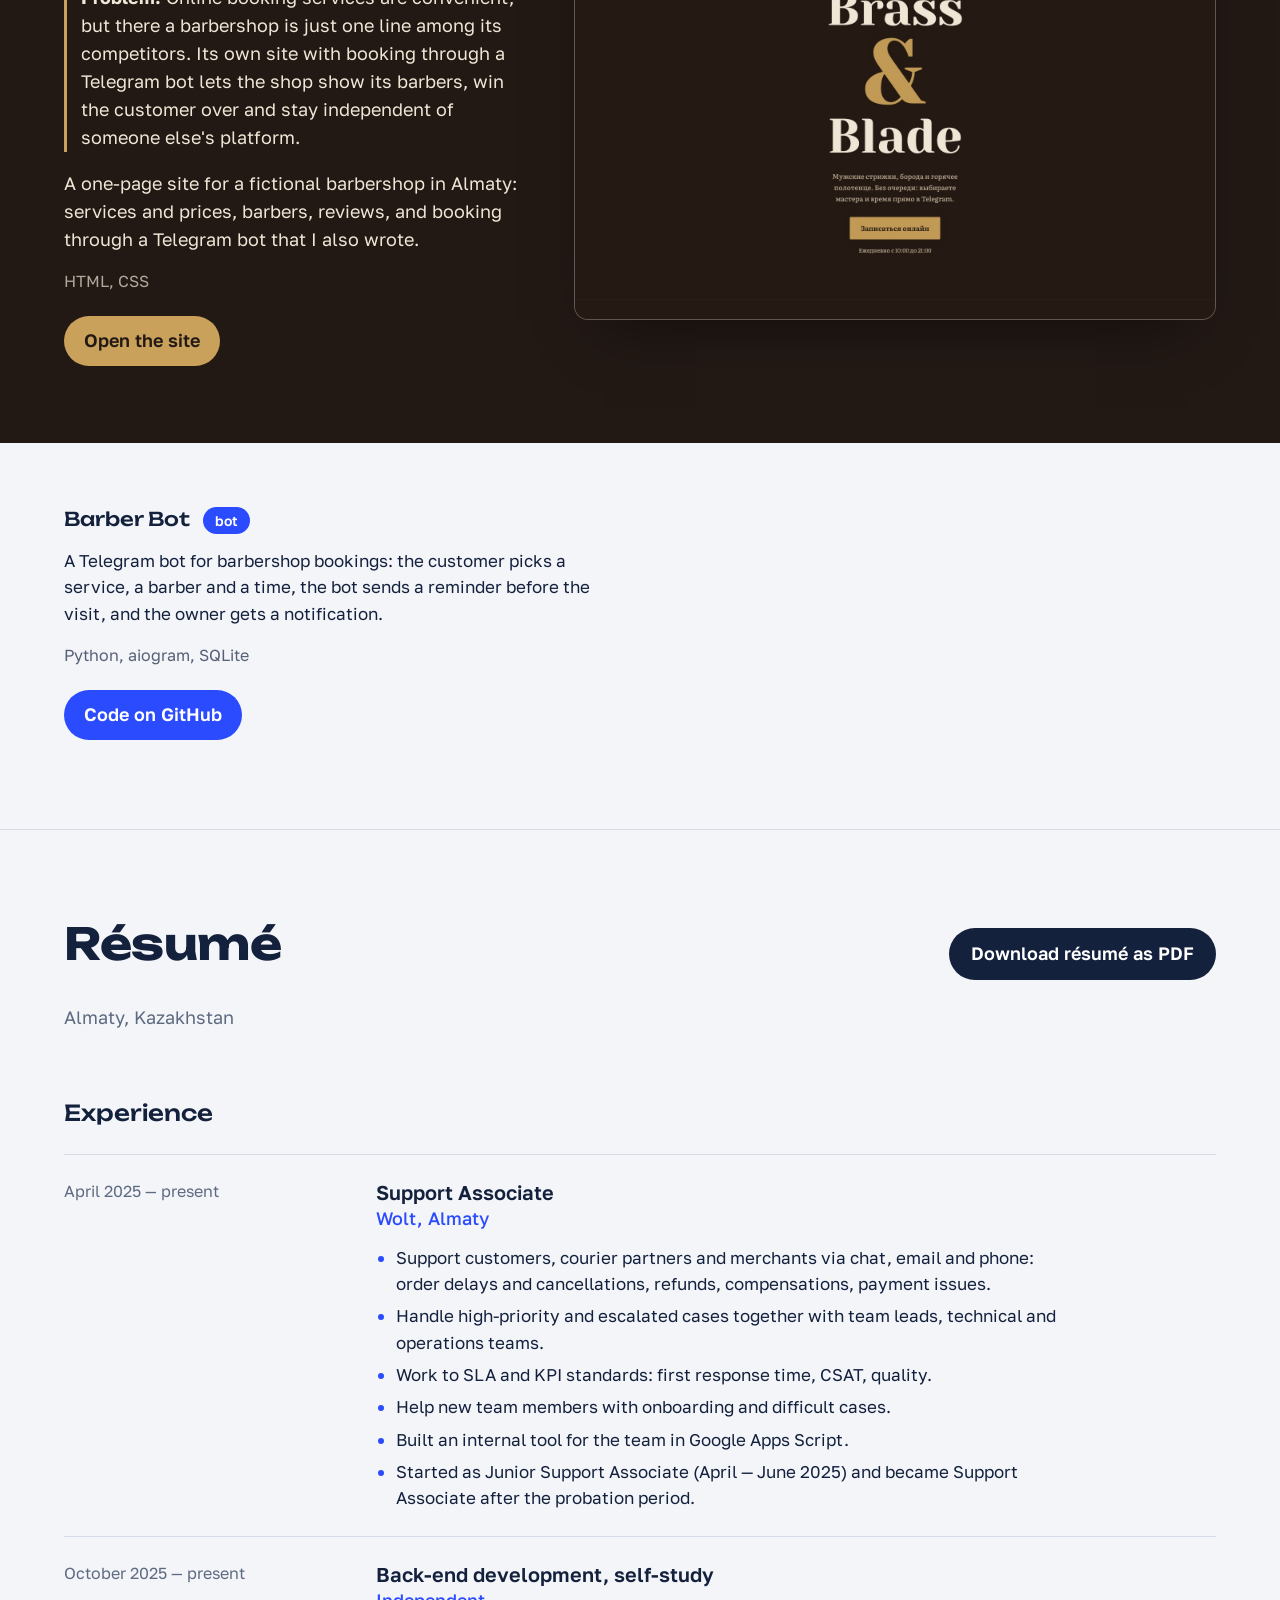
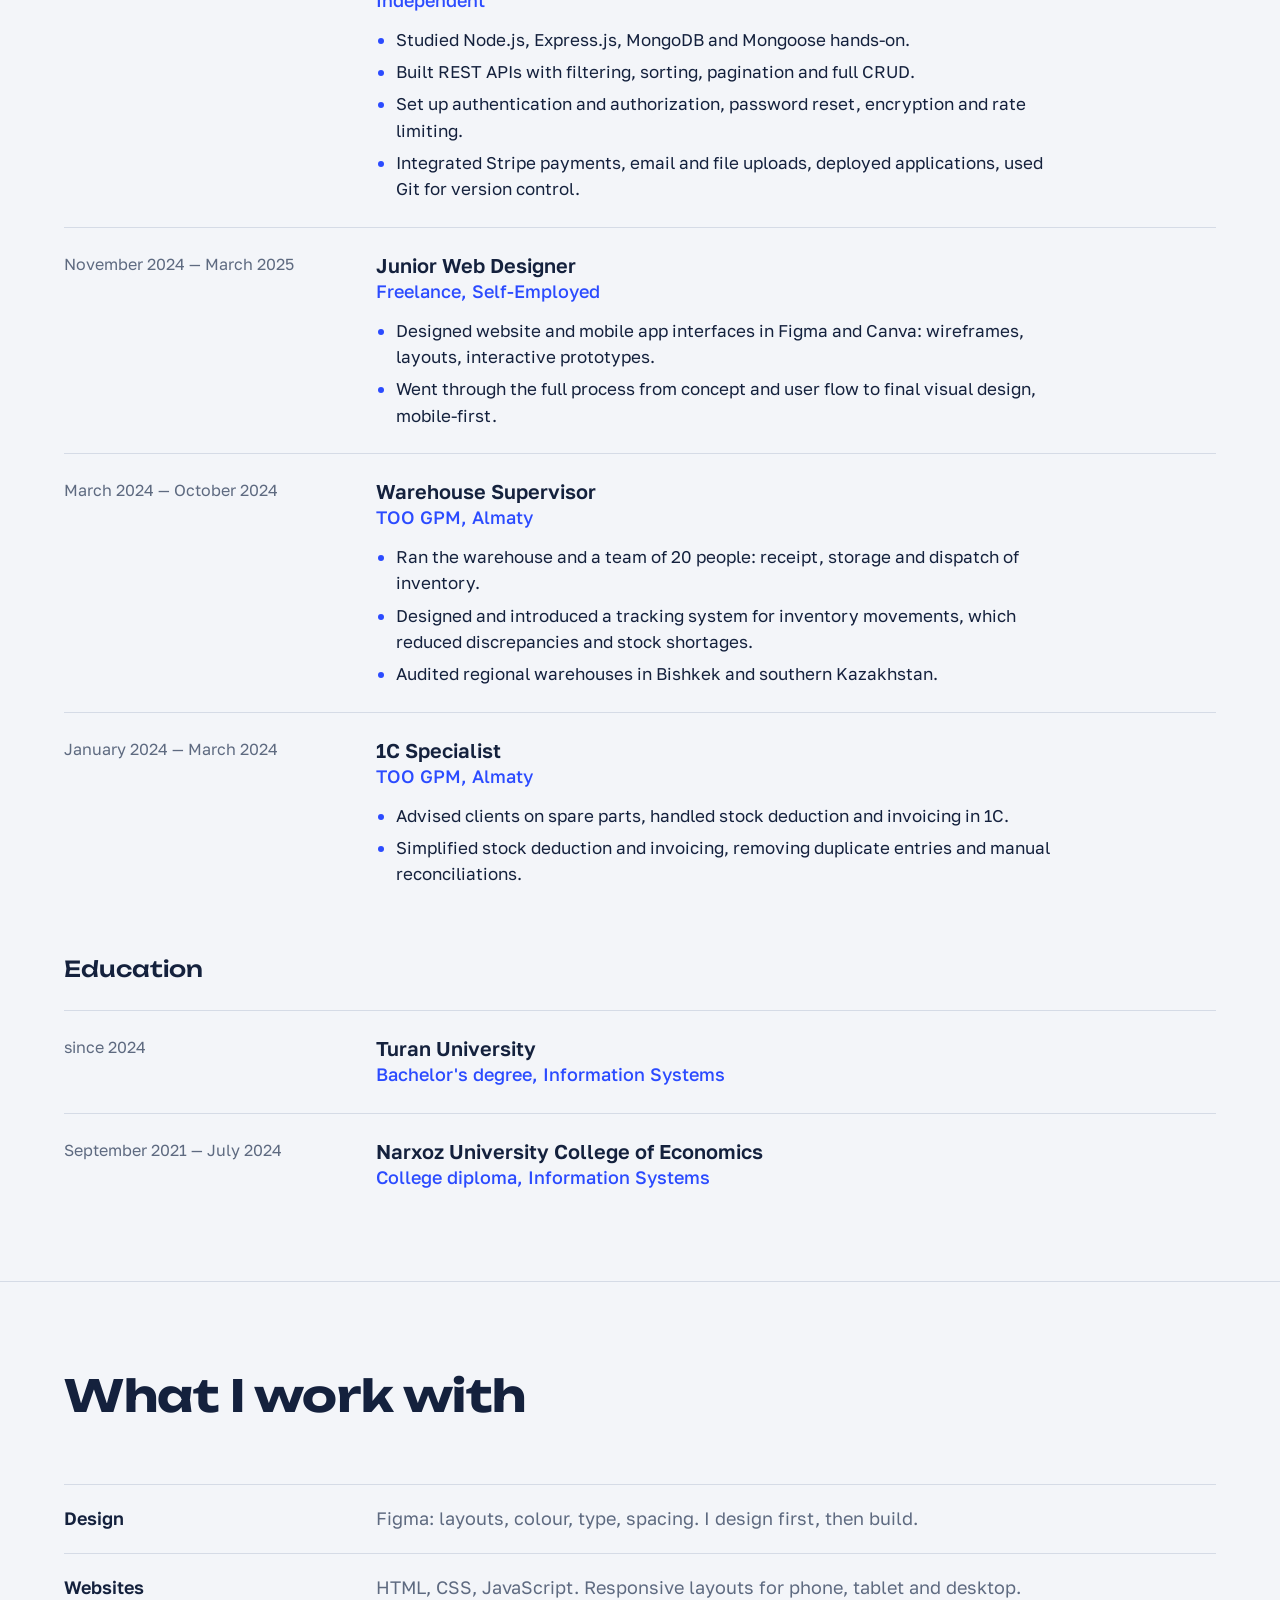
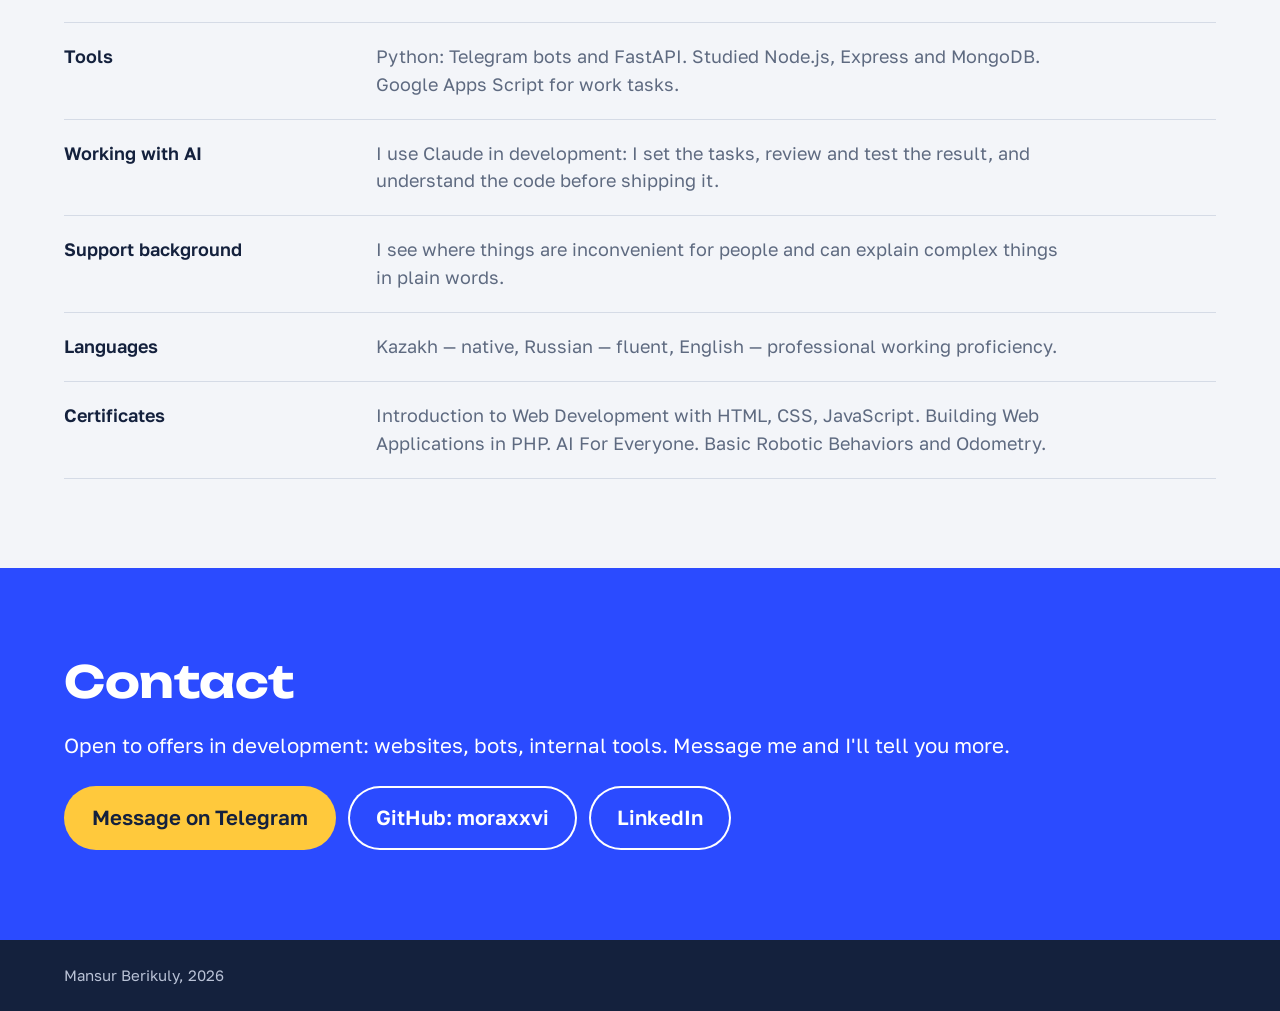
<file: en.html>
<!doctype html>
<html lang="en">
<head>
  <meta charset="utf-8">
  <meta name="viewport" content="width=device-width, initial-scale=1">
  <title>Mansur Berikuly — portfolio and résumé</title>
  <meta name="description" content="Mansur Berikuly's portfolio: websites built from his own Figma designs, Telegram bots, and tools for study and work.">
  <link rel="preconnect" href="https://fonts.googleapis.com">
  <link rel="preconnect" href="https://fonts.gstatic.com" crossorigin>
  <link href="https://fonts.googleapis.com/css2?family=Golos+Text:wght@400;500;600&family=Unbounded:wght@500;700&display=swap" rel="stylesheet">
  <link rel="stylesheet" href="style.css">
  <!-- тема подставляется сразу, чтобы страница не мигала при загрузке -->
  <script>try{var t=localStorage.getItem("theme");if(t)document.documentElement.setAttribute("data-theme",t)}catch(e){}</script>
</head>
<body>

  <!-- Английская версия страницы. Русская — index.html. Тексты в двух файлах нужно менять вместе. -->
  <header class="top">
    <a class="top-name" href="#start">Mansur Berikuly</a>
    <nav class="top-nav" aria-label="Sections">
      <a href="#projects">Projects</a>
      <a href="#resume">Résumé</a>
      <a href="#contact">Contact</a>
      <button class="theme" type="button" aria-label="Switch theme" data-light="Light" data-dark="Dark">Dark</button>
      <a class="lang" href="index.html" lang="ru">RU</a>
    </nav>
  </header>

  <main>

    <section class="hero" id="start">
      <h1>Mansur Berikuly</h1>
      <p class="hero-lead">
        Based in Almaty. I work in customer support at Wolt and I'm a third-year
        Information Systems student at Turan University. I build websites and tools
        that people actually use: I design in Figma, write code together with an AI assistant,
        and make sure I understand how it works.
      </p>
    </section>

    <section class="projects" id="projects">
      <div class="wrap"><h2 class="section-title">Projects</h2></div>

      <article class="work band-unik">
        <div class="work-in">
        <div class="work-shot">
          <span class="bar" aria-hidden="true"><i></i><i></i><i></i><u>moy-unik</u></span>
          <img src="img/moy-unik.jpg" alt="The Moy Unik page with sample data: next deadline, assignment list, grades and GPA" width="1600" height="1000">
        </div>
        <div class="work-text">
          <h3>Moy Unik <span class="tag">tool</span></h3>
          <p class="work-kind">A student dashboard on top of Canvas</p>
          <p class="work-why"><b>Problem.</b> Canvas is awkward in small ways. Just to check a grade you have to open the course, find the grades section in the menu, scroll to the bottom and work out the total yourself. Deadlines are the same: the urgent assignment is buried among dozens of others.</p>
          <p>
            A page for Turan University students that puts everything on one screen:
            what is due and when, current grades, whether you have enough points to be admitted
            to exams, and your GPA. It includes a “how much do I need on the exam” calculator
            and Telegram reminders. Works on desktop and phone.
          </p>
          <p class="work-stack">Google Apps Script, JavaScript, Canvas API</p>
          <p class="work-stack">Sign-in requires a university email; the screenshot shows sample data. The interface is in Russian.</p>
          <p class="work-links">
            <a href="https://github.com/moraxxvi/moy-unik" target="_blank" rel="noopener">Code on GitHub</a>
          </p>
        </div>
      </div>
      </article>

      <article class="work band-coffee">
        <div class="work-in">
        <a class="work-shot" href="https://moraxxvi.github.io/chill-and-brew/" target="_blank" rel="noopener">
          <span class="bar" aria-hidden="true"><i></i><i></i><i></i><u>moraxxvi.github.io/chill-and-brew</u></span>
          <img src="img/chill-and-brew.jpg" alt="Home screen of the Chill & Brew coffee shop website" width="1600" height="1000" loading="lazy">
        </a>
        <div class="work-text">
          <h3>Chill & Brew <span class="tag">website</span></h3>
          <p class="work-kind">Coffee shop website</p>
          <p class="work-why"><b>Problem.</b> Small coffee shops often get orders only through delivery apps and depend entirely on their rules. A site of their own, with a menu and pickup pre-orders, gives the shop a direct line to its guests that belongs to the shop itself.</p>
          <p>
            A landing page for a fictional coffee shop in Almaty. The menu switches by tabs,
            customers can pre-order for pickup, and the “open / closed” status follows Almaty time.
            Built from my own Figma design.
          </p>
          <p class="work-stack">HTML, CSS, JavaScript — no frameworks</p>
          <p class="work-links">
            <a href="https://moraxxvi.github.io/chill-and-brew/" target="_blank" rel="noopener">Open the site</a>
            <a href="https://github.com/moraxxvi/chill-and-brew" target="_blank" rel="noopener">Code on GitHub</a>
          </p>
        </div>
      </div>
      </article>

      <article class="work band-gym">
        <div class="work-in">
        <a class="work-shot" href="https://moraxxvi.github.io/gym-app/" target="_blank" rel="noopener">
          <span class="bar" aria-hidden="true"><i></i><i></i><i></i><u>moraxxvi.github.io/gym-app</u></span>
          <img src="img/gym-app.jpg" alt="Three screens of the Gym for Beginners app: questionnaire, day-by-day workout plan and an exercise card with technique" width="1600" height="1000" loading="lazy">
        </a>
        <div class="work-text">
          <h3>Gym for Beginners <span class="tag">app</span></h3>
          <p class="work-kind">A helper for people just starting at the gym</p>
          <p class="work-why"><b>Problem.</b> A beginner walks into the gym with no idea where to start: which exercises to do, how many sets, and how not to get hurt. Good technique explanations are usually locked inside paid apps or only available in English.</p>
          <p>
            Answer five questions — experience, how often you can train, split,
            goal and any injuries — and get a day-by-day workout plan with sets and reps.
            Each of the 26 exercises has its technique and common mistakes explained in Russian,
            and a log lets you record weights and reps. Works best on a phone.
          </p>
          <p class="work-stack">HTML, CSS, JavaScript — no frameworks</p>
          <p class="work-stack">The screenshot shows sample log entries. The interface is in Russian.</p>
          <p class="work-links">
            <a href="https://moraxxvi.github.io/gym-app/" target="_blank" rel="noopener">Open the app</a>
            <a href="https://github.com/moraxxvi/gym-app" target="_blank" rel="noopener">Code on GitHub</a>
          </p>
        </div>
      </div>
      </article>

      <article class="work band-thai">
        <div class="work-in">
        <a class="work-shot" href="https://moraxxvi.github.io/travel-to-thailand-/" target="_blank" rel="noopener">
          <span class="bar" aria-hidden="true"><i></i><i></i><i></i><u>moraxxvi.github.io/travel-to-thailand-</u></span>
          <img src="img/thailand.jpg" alt="Home screen of the Tropical Horizons travel agency website" width="1600" height="1000" loading="lazy">
        </a>
        <div class="work-text">
          <h3>Tropical Horizons <span class="tag">website</span></h3>
          <p class="work-kind">Travel agency website</p>
          <p class="work-why"><b>Problem.</b> A travel agency can have a beautiful Instagram full of fresh stories, yet it is still hard to tell the main thing from it: what the tour includes and how it goes. The site answers those questions in order and in plain words.</p>
          <p>
            A landing page for a Thailand tour, built from my own Figma design. The 8-day
            programme is laid out step by step, with a booking window, customer reviews
            and a gallery with full-screen photos.
          </p>
          <p class="work-stack">HTML, CSS, JavaScript — no frameworks</p>
          <p class="work-links">
            <a href="https://moraxxvi.github.io/travel-to-thailand-/" target="_blank" rel="noopener">Open the site</a>
          </p>
        </div>
      </div>
      </article>

      <article class="work band-ai">
        <div class="work-in">
        <a class="work-shot" href="https://ai-reviews-platform.onrender.com" target="_blank" rel="noopener">
          <span class="bar" aria-hidden="true"><i></i><i></i><i></i><u>ai-reviews-platform.onrender.com</u></span>
          <img src="img/ai-market.jpg" alt="AI Market home page: analysis of customer reviews" width="1600" height="1000" loading="lazy">
        </a>
        <div class="work-text">
          <h3>AI Market <span class="tag">university project</span></h3>
          <p class="work-kind">AI assistant for an online store</p>
          <p class="work-why"><b>Problem.</b> For someone who isn't into tech, choosing a product is hard: there are thousands of reviews, and online video reviews contradict each other. The service reads real customers' reviews for them and shows what matters — what the product does well and what people complain about.</p>
          <p>
            A university project at Turan University. The program sorts customer reviews
            by topic — camera, battery, heating — and detects whether each is praised or criticised.
            A chat answers questions about the product based on those reviews.
          </p>
          <p class="work-stack">Python, FastAPI, scikit-learn</p>
          <p class="work-links">
            <a href="https://ai-reviews-platform.onrender.com" target="_blank" rel="noopener">Open the site</a>
            <a href="https://github.com/moraxxvi/ai-reviews-platform" target="_blank" rel="noopener">Code on GitHub</a>
          </p>
          <p class="work-stack">The first load can take up to a minute. The interface is in Russian.</p>
        </div>
      </div>
      </article>

      <article class="work band-barber">
        <div class="work-in">
        <a class="work-shot" href="https://moraxxvi.github.io/brass-and-blade/" target="_blank" rel="noopener">
          <span class="bar" aria-hidden="true"><i></i><i></i><i></i><u>moraxxvi.github.io/brass-and-blade</u></span>
          <img src="img/brass-and-blade.jpg" alt="Home screen of the Brass & Blade barbershop website" width="1600" height="1000" loading="lazy">
        </a>
        <div class="work-text">
          <h3>Brass & Blade <span class="tag">website</span></h3>
          <p class="work-kind">Barbershop website</p>
          <p class="work-why"><b>Problem.</b> Online booking services are convenient, but there a barbershop is just one line among its competitors. Its own site with booking through a Telegram bot lets the shop show its barbers, win the customer over and stay independent of someone else's platform.</p>
          <p>
            A one-page site for a fictional barbershop in Almaty: services and prices,
            barbers, reviews, and booking through a Telegram bot that I also wrote.
          </p>
          <p class="work-stack">HTML, CSS</p>
          <p class="work-links">
            <a href="https://moraxxvi.github.io/brass-and-blade/" target="_blank" rel="noopener">Open the site</a>
          </p>
        </div>
      </div>
      </article>

      <div class="wrap">
      <ul class="more">
        <li>
          <h3>Barber Bot <span class="tag">bot</span></h3>
          <p>
            A Telegram bot for barbershop bookings: the customer picks a service, a barber and a time,
            the bot sends a reminder before the visit, and the owner gets a notification.
          </p>
          <p class="work-stack">Python, aiogram, SQLite</p>
          <p class="work-links">
            <a href="https://github.com/moraxxvi/barber-bot" target="_blank" rel="noopener">Code on GitHub</a>
          </p>
        </li>
      </ul>
      </div>
    </section>

    <section class="cv" id="resume">
      <div class="cv-head">
        <h2 class="section-title">Résumé</h2>
        <a class="cv-download" href="Mansur-Berikuly-CV-EN.pdf" download>Download résumé as PDF</a>
      </div>

      <p class="cv-name">Almaty, Kazakhstan</p>

      <h3 class="cv-part">Experience</h3>

      <article class="job">
        <p class="job-when">April 2025 — present</p>
        <div>
          <h4>Support Associate</h4>
          <p class="job-where">Wolt, Almaty</p>
          <ul>
            <li>Support customers, courier partners and merchants via chat, email and phone: order delays and cancellations, refunds, compensations, payment issues.</li>
            <li>Handle high-priority and escalated cases together with team leads, technical and operations teams.</li>
            <li>Work to SLA and KPI standards: first response time, CSAT, quality.</li>
            <li>Help new team members with onboarding and difficult cases.</li>
            <li>Built an internal tool for the team in Google Apps Script.</li>
            <li>Started as Junior Support Associate (April — June 2025) and became Support Associate after the probation period.</li>
          </ul>
        </div>
      </article>

      <article class="job">
        <p class="job-when">October 2025 — present</p>
        <div>
          <h4>Back-end development, self-study</h4>
          <p class="job-where">Independent</p>
          <ul>
            <li>Studied Node.js, Express.js, MongoDB and Mongoose hands-on.</li>
            <li>Built REST APIs with filtering, sorting, pagination and full CRUD.</li>
            <li>Set up authentication and authorization, password reset, encryption and rate limiting.</li>
            <li>Integrated Stripe payments, email and file uploads, deployed applications, used Git for version control.</li>
          </ul>
        </div>
      </article>

      <article class="job">
        <p class="job-when">November 2024 — March 2025</p>
        <div>
          <h4>Junior Web Designer</h4>
          <p class="job-where">Freelance, Self-Employed</p>
          <ul>
            <li>Designed website and mobile app interfaces in Figma and Canva: wireframes, layouts, interactive prototypes.</li>
            <li>Went through the full process from concept and user flow to final visual design, mobile-first.</li>
          </ul>
        </div>
      </article>

      <article class="job">
        <p class="job-when">March 2024 — October 2024</p>
        <div>
          <h4>Warehouse Supervisor</h4>
          <p class="job-where">TOO GPM, Almaty</p>
          <ul>
            <li>Ran the warehouse and a team of 20 people: receipt, storage and dispatch of inventory.</li>
            <li>Designed and introduced a tracking system for inventory movements, which reduced discrepancies and stock shortages.</li>
            <li>Audited regional warehouses in Bishkek and southern Kazakhstan.</li>
          </ul>
        </div>
      </article>

      <article class="job">
        <p class="job-when">January 2024 — March 2024</p>
        <div>
          <h4>1C Specialist</h4>
          <p class="job-where">TOO GPM, Almaty</p>
          <ul>
            <li>Advised clients on spare parts, handled stock deduction and invoicing in 1C.</li>
            <li>Simplified stock deduction and invoicing, removing duplicate entries and manual reconciliations.</li>
          </ul>
        </div>
      </article>

      <h3 class="cv-part">Education</h3>

      <article class="job">
        <p class="job-when">since 2024</p>
        <div>
          <h4>Turan University</h4>
          <p class="job-where">Bachelor's degree, Information Systems</p>
        </div>
      </article>

      <article class="job">
        <p class="job-when">September 2021 — July 2024</p>
        <div>
          <h4>Narxoz University College of Economics</h4>
          <p class="job-where">College diploma, Information Systems</p>
        </div>
      </article>
    </section>

    <section class="skills" id="skills">
      <h2 class="section-title">What I work with</h2>
      <dl class="skills-list">
        <div>
          <dt>Design</dt>
          <dd>Figma: layouts, colour, type, spacing. I design first, then build.</dd>
        </div>
        <div>
          <dt>Websites</dt>
          <dd>HTML, CSS, JavaScript. Responsive layouts for phone, tablet and desktop.</dd>
        </div>
        <div>
          <dt>Tools</dt>
          <dd>Python: Telegram bots and FastAPI. Studied Node.js, Express and MongoDB. Google Apps Script for work tasks.</dd>
        </div>
        <div>
          <dt>Working with AI</dt>
          <dd>I use Claude in development: I set the tasks, review and test the result, and understand the code before shipping it.</dd>
        </div>
        <div>
          <dt>Support background</dt>
          <dd>I see where things are inconvenient for people and can explain complex things in plain words.</dd>
        </div>
        <div>
          <dt>Languages</dt>
          <dd>Kazakh — native, Russian — fluent, English — professional working proficiency.</dd>
        </div>
        <div>
          <dt>Certificates</dt>
          <dd>Introduction to Web Development with HTML, CSS, JavaScript. Building Web Applications in PHP. AI For Everyone. Basic Robotic Behaviors and Odometry.</dd>
        </div>
      </dl>
    </section>

    <section class="contact" id="contact">
      <h2>Contact</h2>
      <p>Open to offers in development: websites, bots, internal tools. Message me and I'll tell you more.</p>
      <p class="contact-links">
        <a class="button" href="https://t.me/mnsbrk" target="_blank" rel="noopener">Message on Telegram</a>
        <a class="button button-quiet" href="https://github.com/moraxxvi" target="_blank" rel="noopener">GitHub: moraxxvi</a>
        <a class="button button-quiet" href="https://www.linkedin.com/in/mansur-berikuly-136a613a4/" target="_blank" rel="noopener">LinkedIn</a>
      </p>
    </section>

  </main>

  <footer class="foot">
    <p>Mansur Berikuly, 2026</p>
  </footer>

  <script src="script.js"></script>
</body>
</html>
</file>
<file: style.css>
/* ---------- Цвета, шрифты, размеры (меняются в одном месте) ---------- */
:root {
  --paper: #F3F5F9;     /* фон страницы */
  --surface: #FFFFFF;   /* белые плашки */
  --ink: #14213D;       /* основной текст */
  --muted: #5E6A80;     /* второстепенный текст */
  --line: #D5DBE6;      /* тонкие линии */
  --cobalt: #2B4BFF;    /* главный акцент */
  --signal: #FFC93C;    /* жёлтый для главной кнопки */
  --on-ink: #FFFFFF;    /* текст на тёмных кнопках */
  --on-cobalt: #FFFFFF; /* текст на синем */
  --contact-bg: #2B4BFF;
  --foot-bg: #14213D;

  --display: "Unbounded", "Arial Black", sans-serif;
  --body: "Golos Text", system-ui, sans-serif;

  --edge: clamp(20px, 5vw, 72px);  /* поля по бокам */
  --wide: 1180px;                  /* максимальная ширина содержимого */
}

/* ---------- Тёмная тема: те же названия, другие цвета ---------- */
/* включается сама, если на устройстве тёмная тема, или кнопкой в шапке */
@media (prefers-color-scheme: dark) {
  :root:not([data-theme="light"]) {
    --paper: #0E1424; --surface: #151D33; --ink: #E8ECF4; --muted: #9AA6BD; --line: #263150;
    --cobalt: #8EA2FF; --on-ink: #0E1424; --on-cobalt: #0E1424; --contact-bg: #1B2A6B; --foot-bg: #070B16;
    color-scheme: dark;
  }
}
:root[data-theme="dark"] {
  --paper: #0E1424; --surface: #151D33; --ink: #E8ECF4; --muted: #9AA6BD; --line: #263150;
  --cobalt: #8EA2FF; --on-ink: #0E1424; --on-cobalt: #0E1424; --contact-bg: #1B2A6B; --foot-bg: #070B16;
  color-scheme: dark;
}

* { box-sizing: border-box; }

html { scroll-behavior: smooth; }

body {
  margin: 0;
  background: var(--paper);
  color: var(--ink);
  font-family: var(--body);
  font-size: 18px;
  line-height: 1.55;
  -webkit-font-smoothing: antialiased;
}

img { display: block; max-width: 100%; height: auto; }

a { color: inherit; }

a:focus-visible {
  outline: 3px solid var(--cobalt);
  outline-offset: 4px;
  border-radius: 4px;
}

h1, h2, h3, p, ol, ul, dl, dd { margin: 0; }
ol, ul { padding: 0; list-style: none; }

/* ---------- Шапка ---------- */
.top {
  display: flex;
  align-items: center;
  justify-content: space-between;
  gap: 24px;
  max-width: calc(var(--wide) + var(--edge) * 2);
  margin: 0 auto;
  padding: 24px var(--edge);
}

.top-name {
  font-family: var(--display);
  font-weight: 700;
  font-size: 18px;
  text-decoration: none;
}

.top-nav {
  display: flex;
  flex-wrap: wrap;
  justify-content: flex-end;
  gap: 8px 28px;
  font-size: 16px;
  font-weight: 500;
}

.top-nav a {
  text-decoration: none;
  border-bottom: 2px solid transparent;
}

.top-nav a:hover { border-bottom-color: var(--cobalt); }

/* переключатель языка */
.top-nav .lang {
  padding: 2px 10px;
  border: 2px solid var(--ink);
  border-radius: 999px;
  font-size: 14px;
  font-weight: 600;
}

.top-nav .lang:hover { background: var(--ink); color: var(--on-ink); border-color: var(--ink); }

/* кнопка «Тёмная / Светлая» */
.theme {
  padding: 2px 12px;
  border: 2px solid var(--line);
  border-radius: 999px;
  background: transparent;
  color: inherit;
  font: inherit;
  font-size: 14px;
  font-weight: 600;
  cursor: pointer;
}

.theme:hover { border-color: var(--ink); }
.theme:focus-visible { outline: 3px solid var(--cobalt); outline-offset: 3px; }

/* ---------- Общая сетка разделов ---------- */
main > section {
  max-width: calc(var(--wide) + var(--edge) * 2);
  margin: 0 auto;
  padding-left: var(--edge);
  padding-right: var(--edge);
}

.section-title {
  font-family: var(--display);
  font-weight: 700;
  font-size: clamp(28px, 4vw, 44px);
  line-height: 1.1;
  letter-spacing: -0.01em;
  margin-bottom: clamp(32px, 5vw, 64px);
}

/* ---------- Первый экран ---------- */
.hero {
  padding-top: clamp(40px, 8vw, 104px);
  padding-bottom: clamp(64px, 9vw, 120px);
}

.hero h1 {
  font-family: var(--display);
  font-weight: 700;
  font-size: clamp(34px, 7.4vw, 100px);
  line-height: 1.02;
  letter-spacing: -0.03em;
}

.hero-lead {
  max-width: 34em;
  margin-top: clamp(24px, 3vw, 40px);
  font-size: clamp(18px, 1.6vw, 21px);
  color: var(--muted);
}

/* ---------- Проекты ---------- */
main > .projects {
  max-width: none;
  padding: clamp(56px, 7vw, 96px) 0;
  border-top: 1px solid var(--line);
}

/* обёртка, которая держит содержимое по центру страницы */
.wrap {
  max-width: calc(var(--wide) + var(--edge) * 2);
  margin: 0 auto;
  padding: 0 var(--edge);
}

/* У каждого проекта своя цветная полоса во всю ширину — в цветах самого проекта.
   Эти цвета одинаковые в светлой и тёмной теме. */
.work {
  padding: clamp(48px, 6vw, 88px) 0;
  background: var(--band-bg);
  color: var(--band-fg);
}

.band-unik   { --band-bg: #17181C; --band-fg: #F1F1F3; --band-accent: #6C8CFF; --band-on: #0B1020; }
.band-coffee { --band-bg: #E9D8C3; --band-fg: #3A1F14; --band-accent: #5A2A1C; --band-on: #FFF6EA; }
.band-gym    { --band-bg: #16191F; --band-fg: #EEF0F3; --band-accent: #C6F432; --band-on: #111317; }
.band-thai   { --band-bg: #12506E; --band-fg: #F4FAFC; --band-accent: #FF8E70; --band-on: #2A0E05; }
.band-ai     { --band-bg: #14122B; --band-fg: #ECEBFA; --band-accent: #9D8CFF; --band-on: #0F0B2A; }
.band-barber { --band-bg: #221915; --band-fg: #F0E6D6; --band-accent: #C9A15A; --band-on: #221915; }

.work-in {
  display: grid;
  grid-template-columns: 7fr 5fr;
  gap: clamp(24px, 4vw, 64px);
  align-items: center;
  max-width: calc(var(--wide) + var(--edge) * 2);
  margin: 0 auto;
  padding: 0 var(--edge);
}

/* каждый второй проект — картинка справа */
.work:nth-of-type(even) .work-in { grid-template-columns: 5fr 7fr; }
.work:nth-of-type(even) .work-shot { order: 2; }

/* скриншот в рамке, как окно браузера */
.work-shot {
  display: block;
  overflow: hidden;
  border-radius: 14px;
  border: 1px solid color-mix(in srgb, var(--band-fg) 22%, transparent);
  background: color-mix(in srgb, var(--band-fg) 10%, var(--band-bg));
  box-shadow: 0 30px 60px -30px rgba(0, 0, 0, 0.55);
  text-decoration: none;
  transition: transform 0.3s ease;
}

a.work-shot:hover { transform: translateY(-4px); }

/* верхняя полоска окна: три точки и адрес */
.bar {
  display: flex;
  align-items: center;
  gap: 7px;
  padding: 10px 14px;
}

.bar i {
  flex: none;
  width: 10px;
  height: 10px;
  border-radius: 50%;
  background: color-mix(in srgb, var(--band-fg) 30%, transparent);
}

.bar u {
  flex: 1;
  min-width: 0;
  margin-left: 10px;
  padding: 3px 12px;
  border-radius: 999px;
  background: color-mix(in srgb, var(--band-fg) 12%, transparent);
  color: color-mix(in srgb, var(--band-fg) 75%, transparent);
  font-size: 12px;
  text-decoration: none;
  white-space: nowrap;
  overflow: hidden;
  text-overflow: ellipsis;
}

.work-text h3 {
  font-family: var(--display);
  font-weight: 700;
  font-size: clamp(28px, 3.6vw, 48px);
  line-height: 1.1;
  letter-spacing: -0.02em;
}

/* метка рядом с названием: что это за проект */
.tag {
  display: inline-block;
  margin-left: 8px;
  padding: 3px 12px;
  border-radius: 999px;
  background: var(--band-accent, var(--cobalt));
  color: var(--band-on, var(--on-cobalt));
  font-family: var(--body);
  font-size: 14px;
  font-weight: 600;
  letter-spacing: 0;
  line-height: 1.5;
  vertical-align: middle;
  white-space: nowrap;
}

.work-kind {
  margin-top: 10px;
  color: var(--band-accent);
  font-weight: 600;
}

.work-text > p:not([class]) { margin-top: 18px; }

/* строка «какую задачу решает проект» */
.work-why {
  margin-top: 18px;
  padding-left: 14px;
  border-left: 3px solid var(--band-accent);
}

.work-stack {
  margin-top: 16px;
  font-size: 16px;
  color: color-mix(in srgb, var(--band-fg, var(--ink)) 70%, transparent);
}

.work-links {
  display: flex;
  flex-wrap: wrap;
  gap: 10px;
  margin-top: 22px;
  font-weight: 600;
}

/* первая ссылка — заливкой, вторая — контуром */
.work-links a {
  padding: 11px 20px;
  border-radius: 999px;
  background: var(--band-accent, var(--cobalt));
  color: var(--band-on, var(--on-cobalt));
  text-decoration: none;
}

.work-links a + a {
  background: transparent;
  color: var(--band-fg, var(--ink));
  box-shadow: inset 0 0 0 2px color-mix(in srgb, var(--band-fg, var(--ink)) 45%, transparent);
}

.work-links a:hover { filter: brightness(1.12); }
.work a:focus-visible { outline-color: var(--band-accent); }

/* проекты без картинок — тремя колонками */
.more {
  display: grid;
  grid-template-columns: repeat(2, 1fr);
  gap: clamp(24px, 3vw, 48px);
  margin-top: clamp(40px, 5vw, 64px);
}

.more h3 {
  font-family: var(--display);
  font-weight: 500;
  font-size: 19px;
  line-height: 1.3;
}

.more h3 + p { margin-top: 14px; font-size: 17px; }

/* ---------- Навыки ---------- */
.skills {
  padding-top: clamp(56px, 7vw, 96px);
  padding-bottom: clamp(56px, 7vw, 96px);
  border-top: 1px solid var(--line);
}

.skills-list > div {
  display: grid;
  grid-template-columns: minmax(160px, 1fr) 3fr;
  gap: 8px 32px;
  padding: 20px 0;
  border-top: 1px solid var(--line);
}

.skills-list > div:last-child { border-bottom: 1px solid var(--line); }

.skills-list dt { font-weight: 600; }
.skills-list dd { max-width: 38em; color: var(--muted); }

/* ---------- Резюме ---------- */
.cv {
  padding-top: clamp(56px, 7vw, 96px);
  padding-bottom: clamp(56px, 7vw, 96px);
  border-top: 1px solid var(--line);
}

.cv-head {
  display: flex;
  flex-wrap: wrap;
  align-items: baseline;
  justify-content: space-between;
  gap: 16px 32px;
  margin-bottom: 24px;
}

.cv-head .section-title { margin-bottom: 0; }

.cv-download {
  padding: 12px 22px;
  background: var(--ink);
  color: var(--on-ink);
  font-weight: 600;
  text-decoration: none;
  border-radius: 999px;
}

.cv-download:hover { background: var(--cobalt); color: var(--on-cobalt); }

.cv-name { color: var(--muted); }

.cv-part {
  margin-top: clamp(40px, 5vw, 64px);
  font-family: var(--display);
  font-weight: 500;
  font-size: 22px;
}

.job {
  display: grid;
  grid-template-columns: minmax(160px, 1fr) 3fr;
  gap: 8px 32px;
  margin-top: 24px;
  padding-top: 24px;
  border-top: 1px solid var(--line);
}

.job-when { color: var(--muted); font-size: 16px; }

.job h4 {
  margin: 0;
  font-size: 20px;
  font-weight: 600;
  line-height: 1.3;
}

.job-where { color: var(--cobalt); font-weight: 500; }

.job ul {
  max-width: 40em;
  margin-top: 12px;
  padding-left: 20px;
  list-style: disc;
  font-size: 17px;
}

.job li + li { margin-top: 6px; }
.job li::marker { color: var(--cobalt); }

/* ---------- Контакты ---------- */
main > .contact {
  max-width: none;
  padding-top: clamp(56px, 7vw, 96px);
  padding-bottom: clamp(56px, 7vw, 96px);
  background: var(--contact-bg);
  color: #fff;
}

.contact > * {
  max-width: var(--wide);
  margin-left: auto;
  margin-right: auto;
}

.contact h2 {
  font-family: var(--display);
  font-weight: 700;
  font-size: clamp(28px, 4vw, 44px);
  line-height: 1.1;
  letter-spacing: -0.01em;
}

.contact p { margin-top: 24px; font-size: clamp(18px, 1.6vw, 21px); }

.contact-links {
  display: flex;
  flex-wrap: wrap;
  gap: 12px;
  margin-top: 36px;
}

.button {
  display: inline-block;
  padding: 16px 28px;
  background: var(--signal);
  color: #14213D;
  font-weight: 600;
  text-decoration: none;
  border-radius: 999px;
}

.button:hover { background: #fff; }

/* вторая, более спокойная кнопка */
.button-quiet {
  background: transparent;
  color: #fff;
  box-shadow: inset 0 0 0 2px #fff;
}

.button-quiet:hover { color: #14213D; }
.contact a:focus-visible { outline-color: #fff; }

/* ---------- Подвал ---------- */
.foot {
  padding: 24px var(--edge);
  background: var(--foot-bg);
  color: #B9C2D6;
  font-size: 15px;
}

.foot p { max-width: var(--wide); margin: 0 auto; }

/* ---------- Планшет и телефон ---------- */
@media (max-width: 860px) {
  body { font-size: 17px; }

  .work-in,
  .work:nth-of-type(even) .work-in { grid-template-columns: 1fr; }
  .work:nth-of-type(even) .work-shot { order: 0; }

  /* на телефоне имя в шапке не нужно: оно крупно стоит сразу под ней */
  .top-name { display: none; }
  .top-nav { justify-content: flex-start; }

  .more { grid-template-columns: 1fr; }

  .skills-list > div { grid-template-columns: 1fr; }
  .job { grid-template-columns: 1fr; }
}

/* ---------- Если человек отключил анимации в системе ---------- */
@media (prefers-reduced-motion: reduce) {
  html { scroll-behavior: auto; }
  .work-shot { transition: none; }
  a.work-shot:hover { transform: none; }
}

/* ---------- Печать и PDF: страница превращается в обычное резюме ---------- */
@media print {
  @page { margin: 14mm; }

  /* PDF всегда светлый, даже если на сайте включена тёмная тема */
  html:root:not(.x), html:root[data-theme]:not(.x) {
    --paper: #FFFFFF; --surface: #FFFFFF; --ink: #14213D; --muted: #5E6A80; --line: #D5DBE6;
    --cobalt: #2B4BFF; --on-ink: #FFFFFF; --on-cobalt: #FFFFFF;
    color-scheme: light;
  }

  body { background: #fff; font-size: 10.5pt; line-height: 1.4; }

  .top-nav, .work-shot, .cv-download, .foot { display: none; }

  .top, main > section, .wrap, .work-in { width: 100%; max-width: none; margin: 0; padding-left: 0; padding-right: 0; }
  .contact > * { max-width: none; margin-left: 0; margin-right: 0; }
  .no-print { display: none; }
  .top { padding-top: 0; padding-bottom: 8pt; }

  .hero, .projects, .cv, .skills { padding-top: 12pt; padding-bottom: 12pt; }
  .hero h1 { font-size: 24pt; }
  .hero-lead { max-width: none; margin-top: 8pt; font-size: 10.5pt; }

  .section-title { font-size: 15pt; margin-bottom: 10pt; break-after: avoid; }
  .cv-head { margin-bottom: 4pt; }
  .cv-part { margin-top: 12pt; font-size: 12pt; }

  /* в PDF резюме идёт первым, проекты — после него */
  main { display: flex; flex-direction: column; }
  .hero { order: 1; }
  .cv { order: 2; }
  .skills { order: 3; }
  .projects { order: 4; }
  main > .contact { order: 5; }

  .job, .skills-list > div {
    grid-template-columns: 47mm 1fr;
    gap: 2pt 12pt;
    margin-top: 8pt;
    padding: 8pt 0 0;
  }
  .skills-list > div { margin-top: 0; padding-bottom: 8pt; }
  .job, .work, .more li, .skills-list > div { break-inside: avoid; }
  .job h4 { font-size: 11.5pt; }
  .job ul { max-width: none; margin-top: 4pt; font-size: 10pt; }
  .job li + li { margin-top: 2pt; }
  .job-when, .work-stack { font-size: 9.5pt; }
  .job-when { white-space: nowrap; }

  .work {
    padding: 0;
    background: none;
    color: var(--ink);
    --band-fg: var(--ink);
    --band-accent: var(--cobalt);
  }
  .work-in, .work:nth-of-type(even) .work-in { display: block; }
  .work + .work { margin-top: 12pt; }
  .tag { margin-left: 4pt; padding: 0; background: none; color: var(--muted); font-size: 9.5pt; font-weight: 400; }
  .tag::before { content: "· "; }
  .work-text h3 { font-size: 12pt; }
  .work-kind, .work-stack, .work-links { margin-top: 2pt; }
  .work-why { margin-top: 4pt; padding-left: 0; border: 0; }
  .work-text > p:not([class]) { margin-top: 4pt; }
  .more { display: block; margin-top: 12pt; padding-top: 0; border: 0; }
  .more li { margin-top: 12pt; }
  .more h3 { font-size: 12pt; }
  .more h3 + p { margin-top: 4pt; font-size: 10.5pt; }

  /* рядом со ссылкой печатается её адрес */
  .work-links { display: block; font-weight: 400; }
  .work-links a, .work-links a + a { display: block; padding: 0; background: none; box-shadow: none; color: var(--ink); }
  .work-links a::after, .contact-links a::after { content: ": " attr(href); color: var(--muted); }

  main > .contact { padding-top: 12pt; padding-bottom: 0; background: none; color: var(--ink); }
  .contact h2 { font-size: 15pt; }
  .contact p { margin-top: 6pt; font-size: 10.5pt; }
  .contact-links { display: block; margin-top: 6pt; }
  .button, .button-quiet {
    display: block;
    padding: 0;
    background: none;
    box-shadow: none;
    color: var(--ink);
    font-weight: 400;
  }
}
</file>
